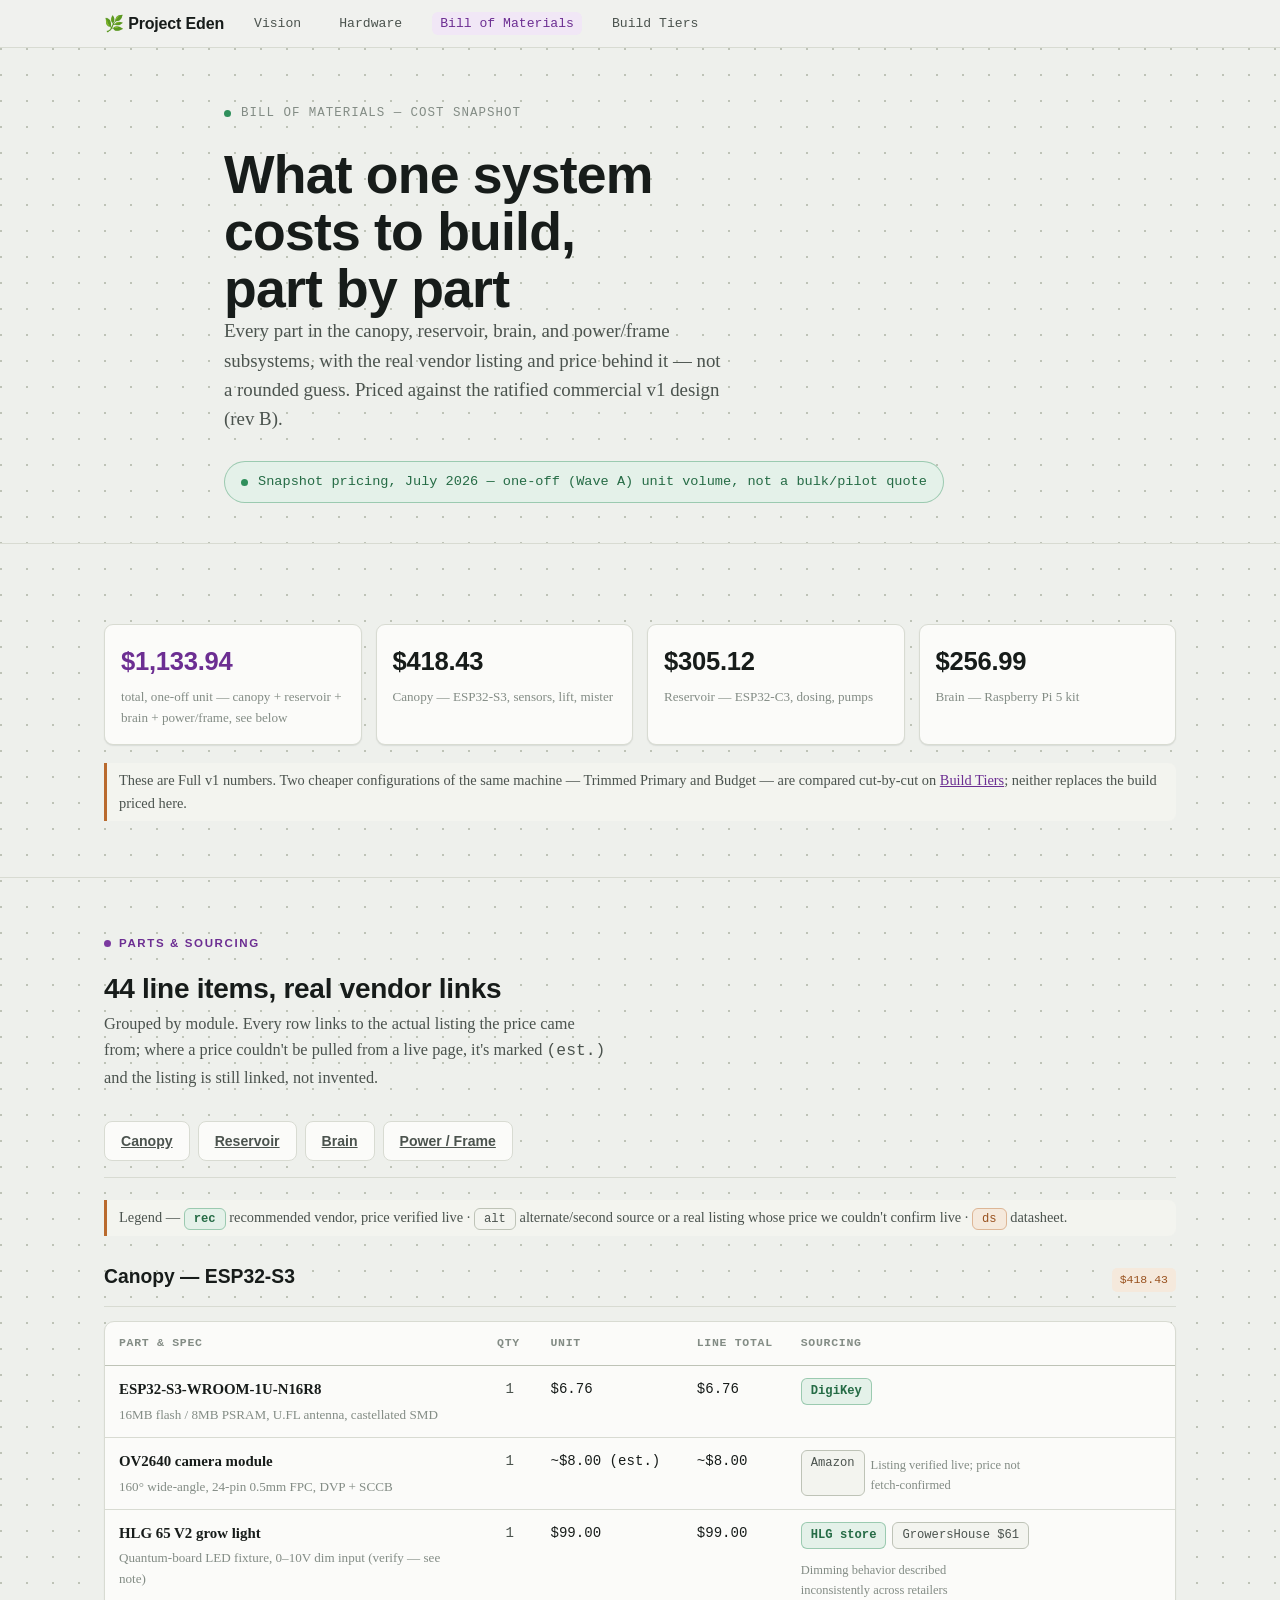
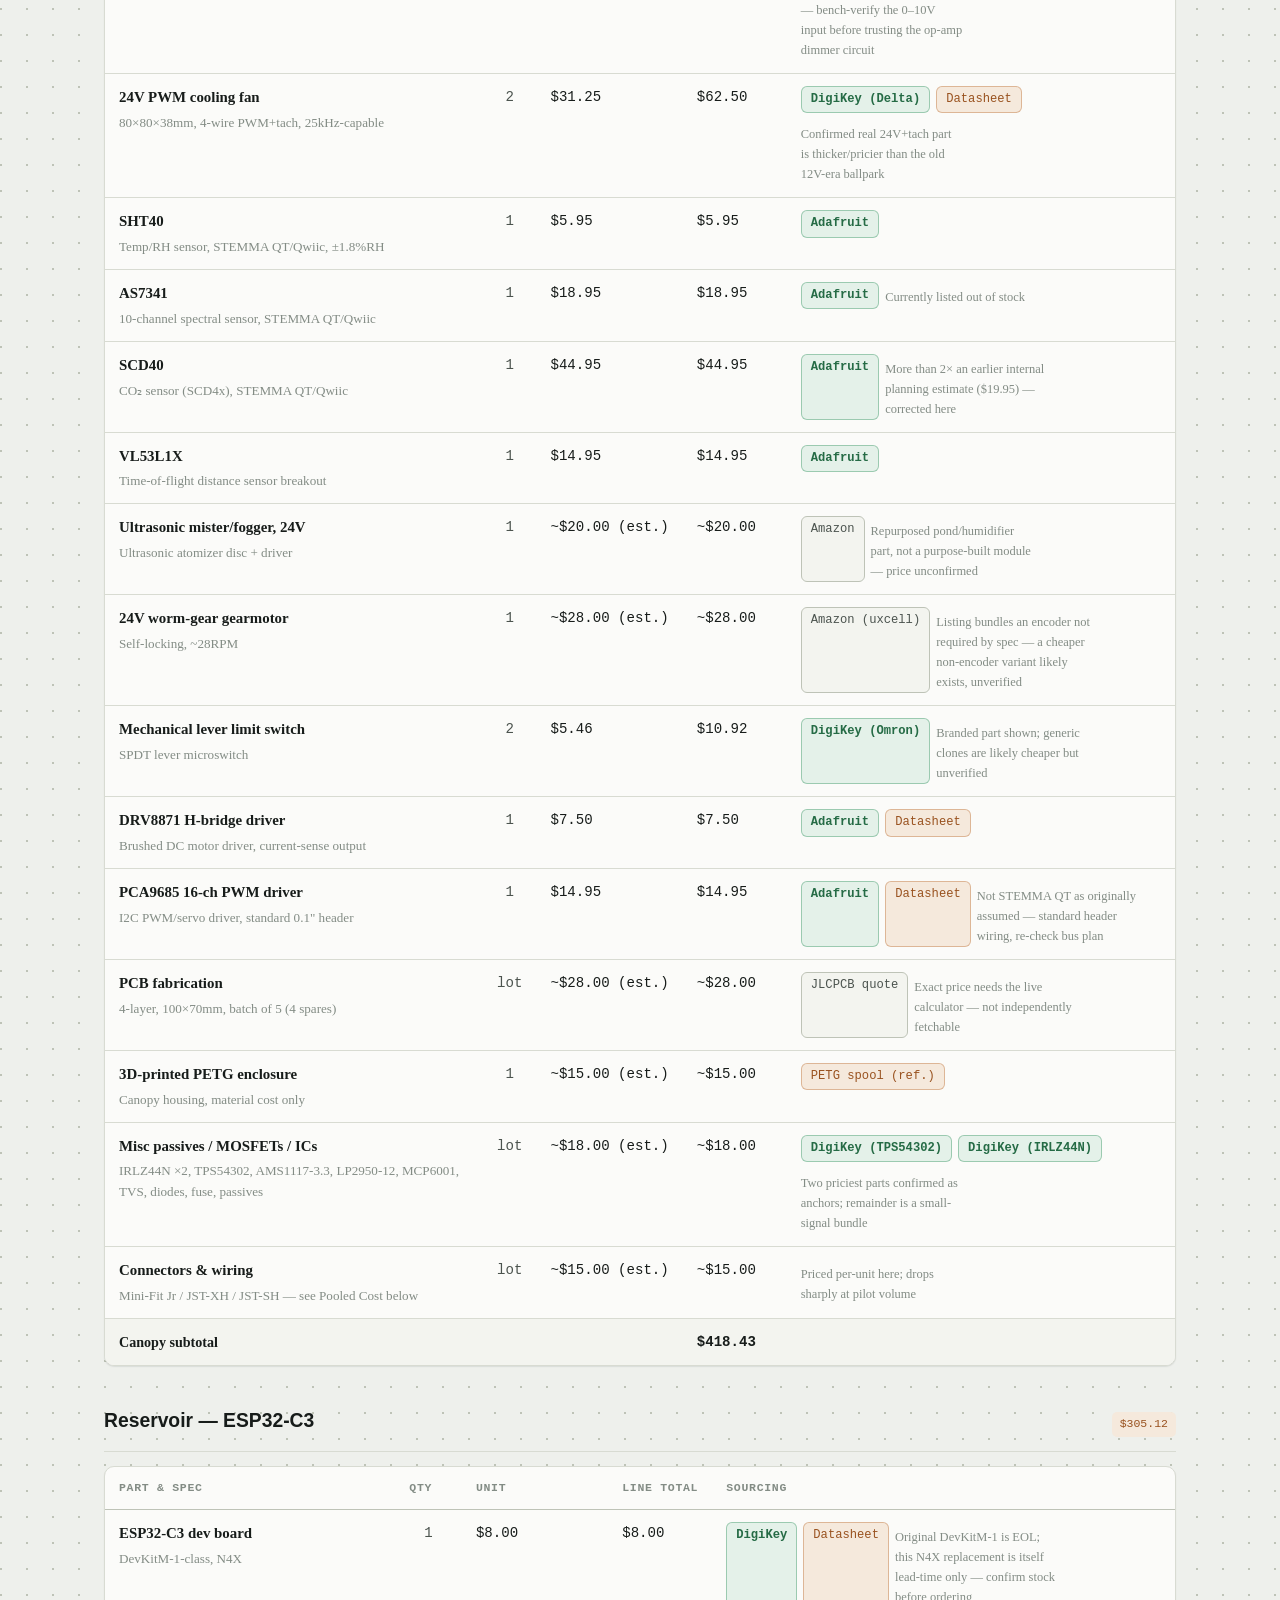
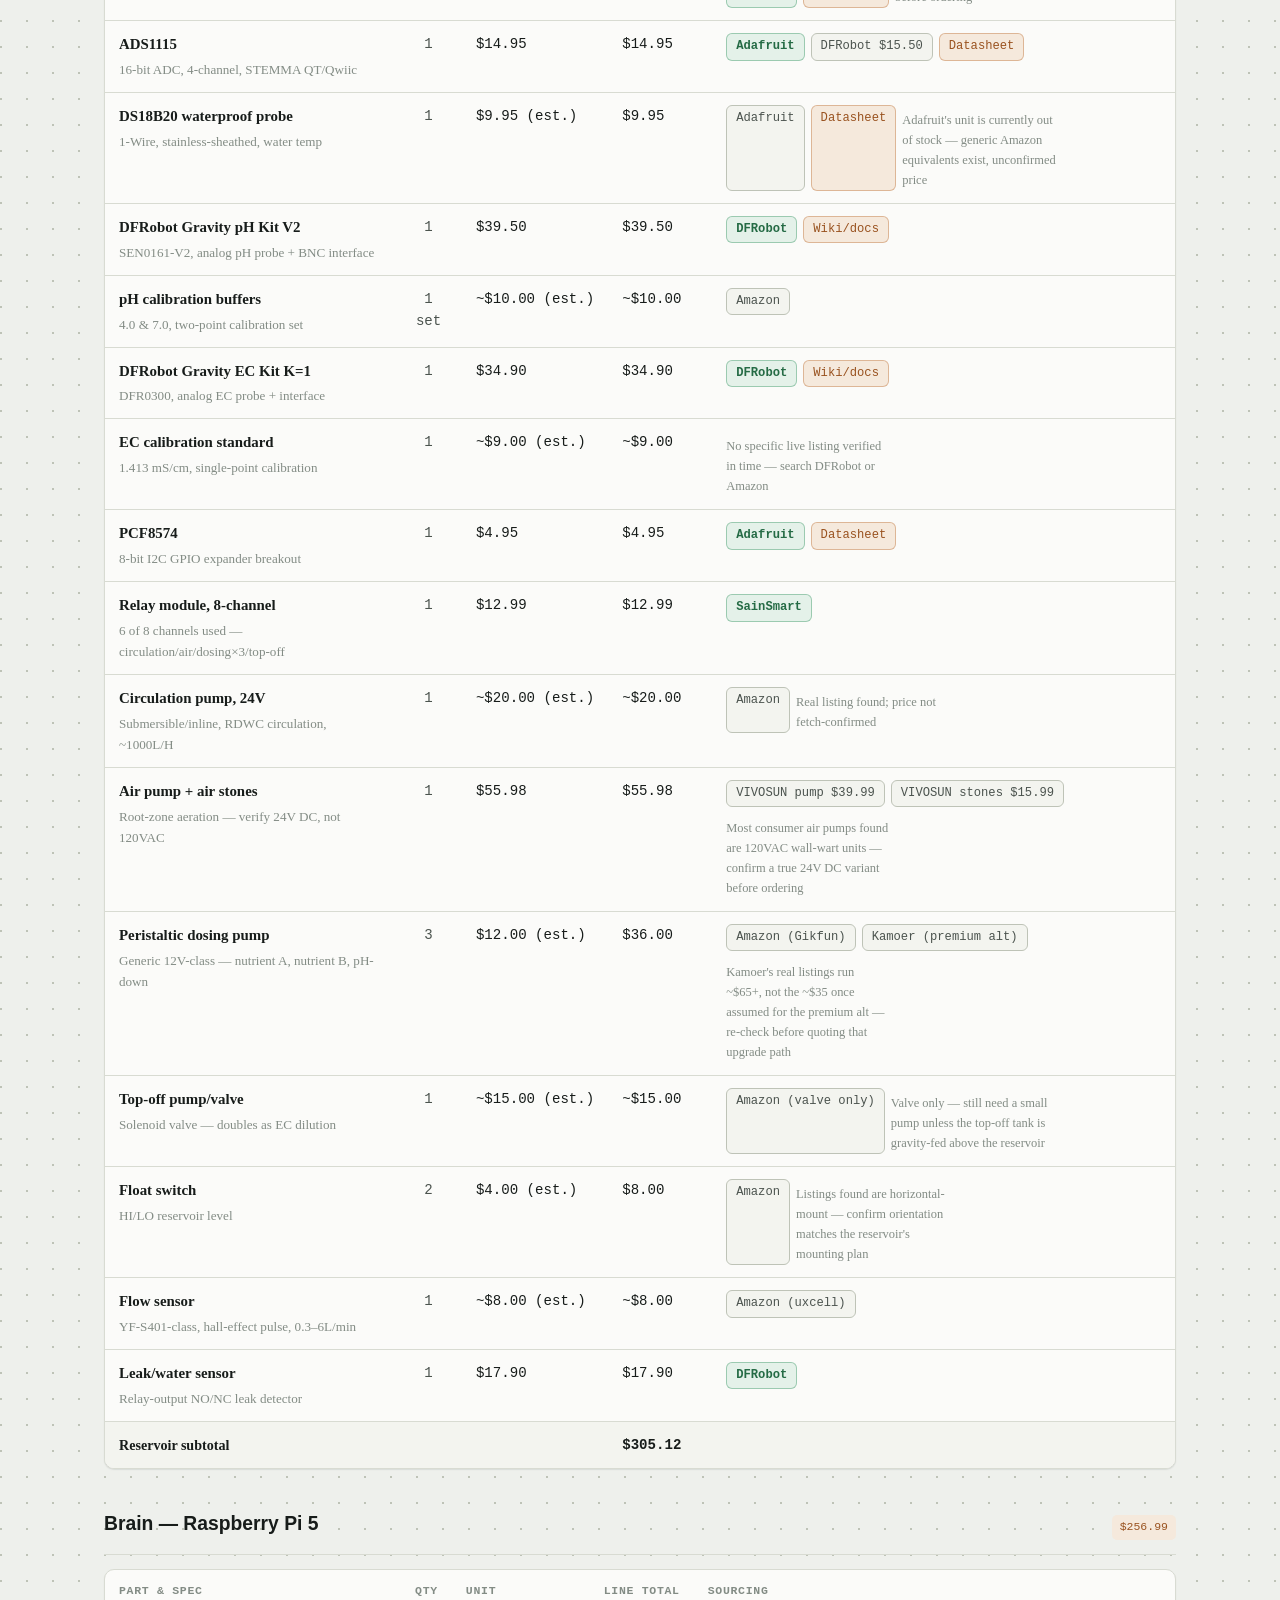
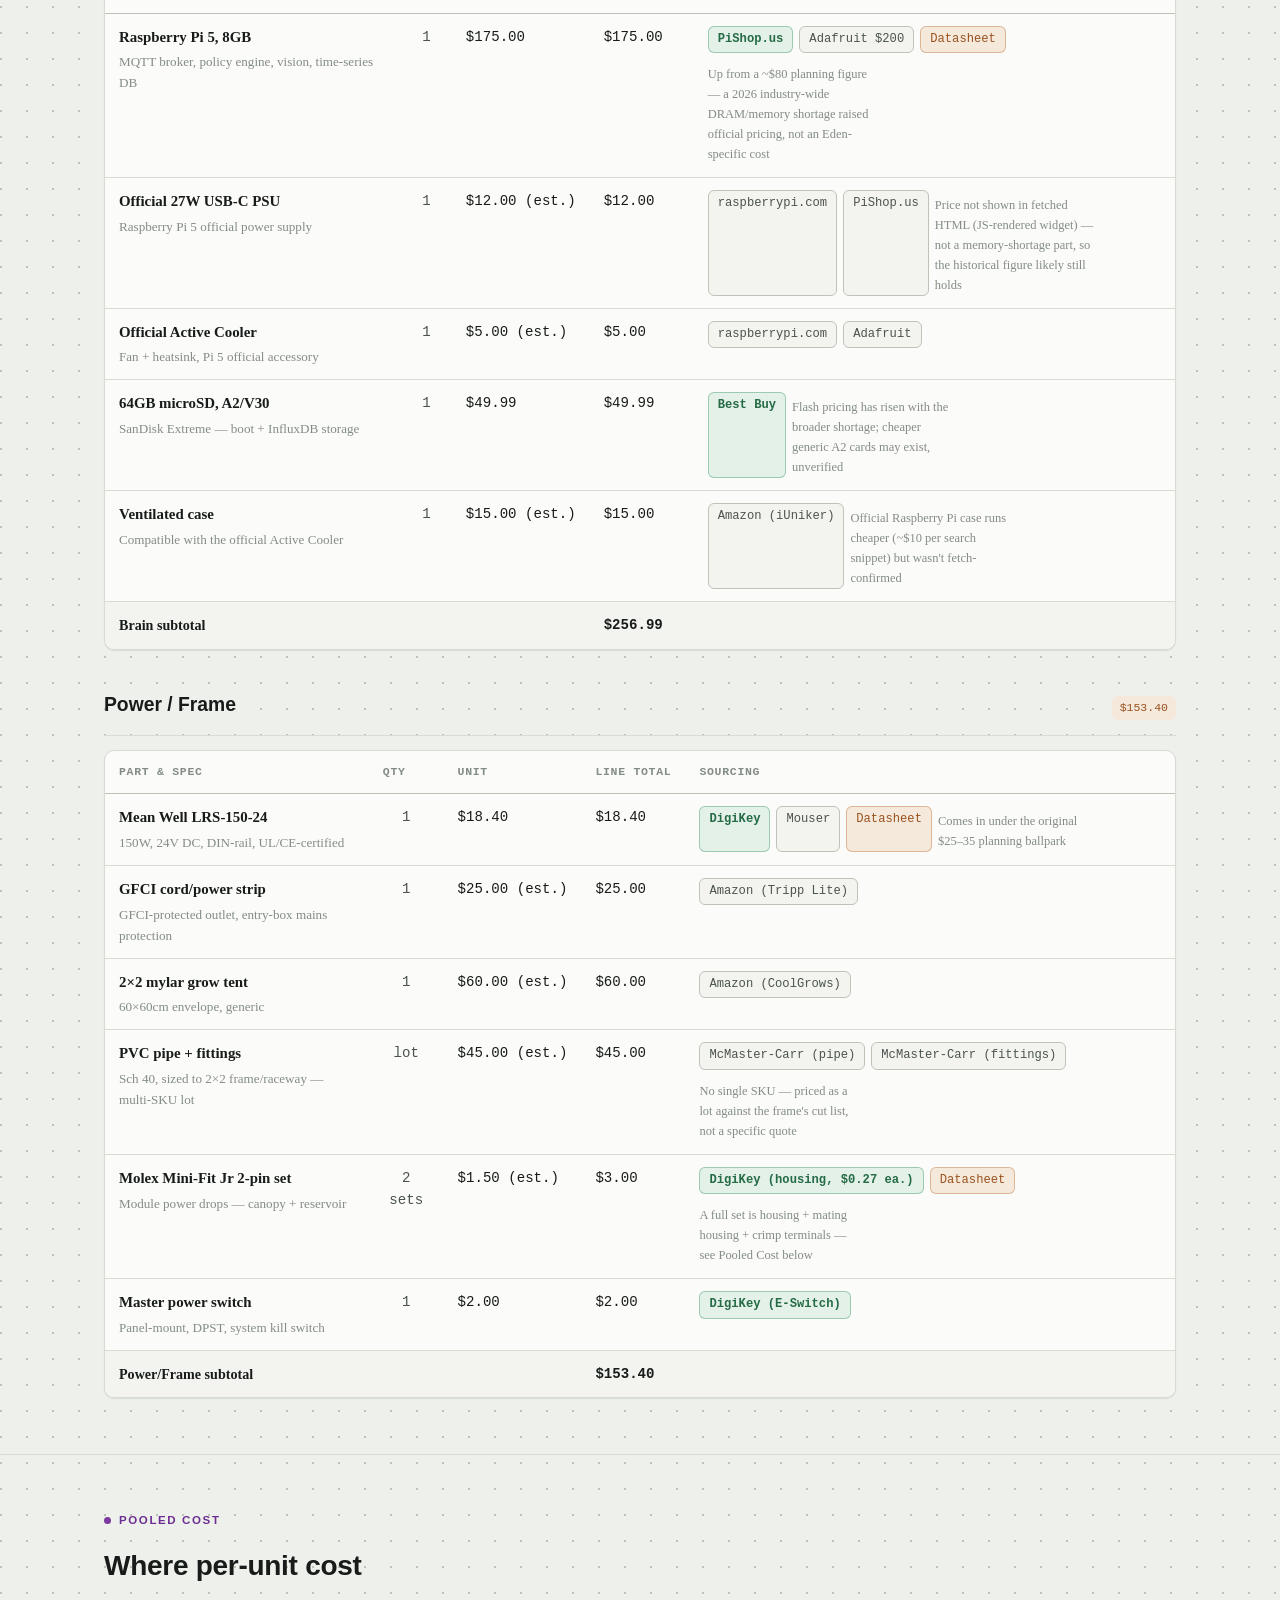
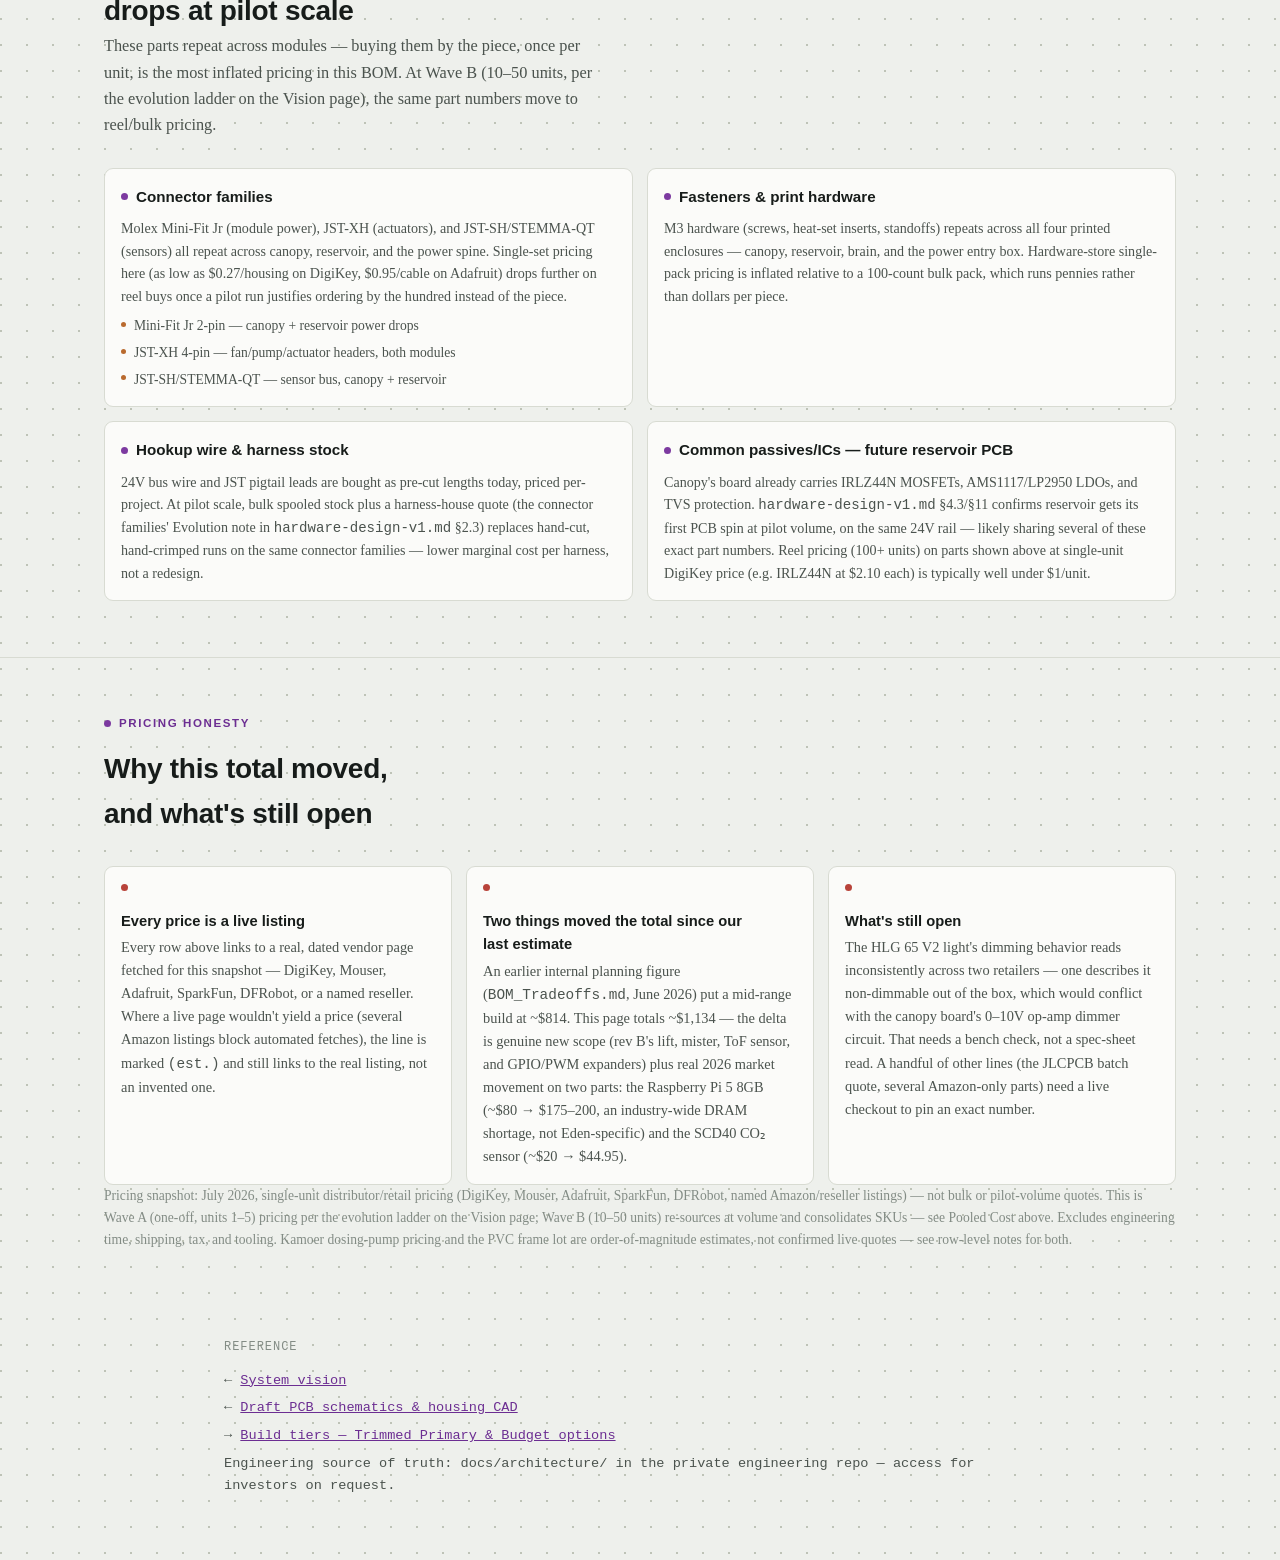
<file: bom.html>
<!DOCTYPE html>
<html lang="en">
<head>
<meta charset="utf-8">
<meta name="viewport" content="width=device-width, initial-scale=1">
<meta name="description" content="Project Eden bill of materials: real vendor links, verified prices, and pooled-cost analysis for the canopy, reservoir, brain, and power/frame modules.">
<title>Project Eden — Bill of Materials</title>
<link rel="icon" href="data:image/svg+xml,<svg xmlns='http://www.w3.org/2000/svg' viewBox='0 0 100 100'><text y='.9em' font-size='90'>🌿</text></svg>">
<link rel="stylesheet" href="assets/site.css">
</head>
<body style="margin:0">
<nav class="site-nav"><div class="shell-wide">
  <a class="brand" href="index.html">🌿 Project Eden</a>
  <a class="navlink" href="index.html">Vision</a>
  <a class="navlink" href="hardware.html">Hardware</a>
  <a class="navlink" href="bom.html" aria-current="page">Bill of Materials</a>
  <a class="navlink" href="tiers.html">Build Tiers</a>
</div></nav>

<div class="eden-page">

  <header class="hero" style="padding:56px 0 40px">
    <div class="shell">
      <div class="hero-eyebrow"><span class="node-dot"></span>BILL OF MATERIALS — COST SNAPSHOT</div>
      <h1>What one system costs to build, part by part</h1>
      <p class="hero-sub">Every part in the canopy, reservoir, brain, and power/frame subsystems, with the real vendor listing and price behind it — not a rounded guess. Priced against the ratified commercial v1 design (rev B).</p>
      <div class="status-pill"><span class="node-dot"></span>Snapshot pricing, July 2026 — one-off (Wave A) unit volume, not a bulk/pilot quote</div>
    </div>
  </header>

  <section class="section">
    <div class="shell-wide">
      <div class="bom-stats">
        <div class="bom-stat accent"><b>$1,133.94</b><span>total, one-off unit — canopy + reservoir + brain + power/frame, see below</span></div>
        <div class="bom-stat"><b>$418.43</b><span>Canopy — ESP32-S3, sensors, lift, mister</span></div>
        <div class="bom-stat"><b>$305.12</b><span>Reservoir — ESP32-C3, dosing, pumps</span></div>
        <div class="bom-stat"><b>$256.99</b><span>Brain — Raspberry Pi 5 kit</span></div>
      </div>
      <p class="dl-note" style="margin-top:18px">These are Full v1 numbers. Two cheaper configurations of the same machine — Trimmed Primary and Budget — are compared cut-by-cut on <a href="tiers.html" style="color:var(--accent)">Build Tiers</a>; neither replaces the build priced here.</p>
    </div>
  </section>

  <section class="section" id="parts">
    <div class="shell-wide">
      <div class="section-head">
        <div class="eyebrow"><span class="node-dot"></span>Parts &amp; Sourcing</div>
        <h2>44 line items, real vendor links</h2>
        <p class="section-dek">Grouped by module. Every row links to the actual listing the price came from; where a price couldn't be pulled from a live page, it's marked <span class="mono">(est.)</span> and the listing is still linked, not invented.</p>
      </div>

      <div class="module-tab-row">
        <a class="module-tab" href="#canopy">Canopy</a>
        <a class="module-tab" href="#reservoir">Reservoir</a>
        <a class="module-tab" href="#brain">Brain</a>
        <a class="module-tab" href="#power-frame">Power / Frame</a>
      </div>

      <p class="dl-note">Legend — <span class="vlink rec">rec</span> recommended vendor, price verified live · <span class="vlink alt">alt</span> alternate/second source or a real listing whose price we couldn't confirm live · <span class="vlink ds">ds</span> datasheet.</p>

      <div class="module-card-head" style="margin-top:26px"><h3 id="canopy">Canopy — ESP32-S3</h3><span class="module-tag">$418.43</span></div>
      <div class="bom-table-wrap">
        <table class="bom">
          <thead><tr><th>Part &amp; spec</th><th>Qty</th><th>Unit</th><th>Line total</th><th>Sourcing</th></tr></thead>
          <tbody>
            <tr>
              <td class="part-cell"><b>ESP32-S3-WROOM-1U-N16R8</b><span class="spec">16MB flash / 8MB PSRAM, U.FL antenna, castellated SMD</span></td>
              <td class="qty">1</td><td class="price">$6.76</td><td class="price">$6.76</td>
              <td><div class="vendor-links">
                <a class="vlink rec" href="https://www.digikey.com/en/products/detail/espressif-systems/ESP32-S3-WROOM-1U-N16R8/16162641">DigiKey</a>
              </div></td>
            </tr>
            <tr>
              <td class="part-cell"><b>OV2640 camera module</b><span class="spec">160° wide-angle, 24-pin 0.5mm FPC, DVP + SCCB</span></td>
              <td class="qty">1</td><td class="price">~$8.00 (est.)</td><td class="price">~$8.00</td>
              <td><div class="vendor-links">
                <a class="vlink alt" href="https://www.amazon.com/OV2640-Camera-Module-Interface-Degree/dp/B09TPZZ3YR">Amazon</a>
                <span class="reason">Listing verified live; price not fetch-confirmed</span>
              </div></td>
            </tr>
            <tr>
              <td class="part-cell"><b>HLG 65 V2 grow light</b><span class="spec">Quantum-board LED fixture, 0–10V dim input (verify — see note)</span></td>
              <td class="qty">1</td><td class="price">$99.00</td><td class="price">$99.00</td>
              <td><div class="vendor-links">
                <a class="vlink rec" href="https://horticulturelightinggroup.com/products/hlg-65">HLG store</a>
                <a class="vlink alt" href="https://growershouse.com/horticulture-lighting-group-65w-quantum-board-hlg65">GrowersHouse $61</a>
                <span class="reason">Dimming behavior described inconsistently across retailers — bench-verify the 0–10V input before trusting the op-amp dimmer circuit</span>
              </div></td>
            </tr>
            <tr>
              <td class="part-cell"><b>24V PWM cooling fan</b><span class="spec">80×80×38mm, 4-wire PWM+tach, 25kHz-capable</span></td>
              <td class="qty">2</td><td class="price">$31.25</td><td class="price">$62.50</td>
              <td><div class="vendor-links">
                <a class="vlink rec" href="https://www.digikey.com/en/products/detail/delta-electronics/PFB0824DHEP0/21556251">DigiKey (Delta)</a>
                <a class="vlink ds" href="https://www.delta-fan.com/pfb0824dhep0.html">Datasheet</a>
                <span class="reason">Confirmed real 24V+tach part is thicker/pricier than the old 12V-era ballpark</span>
              </div></td>
            </tr>
            <tr>
              <td class="part-cell"><b>SHT40</b><span class="spec">Temp/RH sensor, STEMMA QT/Qwiic, ±1.8%RH</span></td>
              <td class="qty">1</td><td class="price">$5.95</td><td class="price">$5.95</td>
              <td><div class="vendor-links"><a class="vlink rec" href="https://www.adafruit.com/product/4885">Adafruit</a></div></td>
            </tr>
            <tr>
              <td class="part-cell"><b>AS7341</b><span class="spec">10-channel spectral sensor, STEMMA QT/Qwiic</span></td>
              <td class="qty">1</td><td class="price">$18.95</td><td class="price">$18.95</td>
              <td><div class="vendor-links">
                <a class="vlink rec" href="https://www.adafruit.com/product/4698">Adafruit</a>
                <span class="reason">Currently listed out of stock</span>
              </div></td>
            </tr>
            <tr>
              <td class="part-cell"><b>SCD40</b><span class="spec">CO₂ sensor (SCD4x), STEMMA QT/Qwiic</span></td>
              <td class="qty">1</td><td class="price">$44.95</td><td class="price">$44.95</td>
              <td><div class="vendor-links">
                <a class="vlink rec" href="https://www.adafruit.com/product/5187">Adafruit</a>
                <span class="reason">More than 2× an earlier internal planning estimate ($19.95) — corrected here</span>
              </div></td>
            </tr>
            <tr>
              <td class="part-cell"><b>VL53L1X</b><span class="spec">Time-of-flight distance sensor breakout</span></td>
              <td class="qty">1</td><td class="price">$14.95</td><td class="price">$14.95</td>
              <td><div class="vendor-links"><a class="vlink rec" href="https://www.adafruit.com/product/3967">Adafruit</a></div></td>
            </tr>
            <tr>
              <td class="part-cell"><b>Ultrasonic mister/fogger, 24V</b><span class="spec">Ultrasonic atomizer disc + driver</span></td>
              <td class="qty">1</td><td class="price">~$20.00 (est.)</td><td class="price">~$20.00</td>
              <td><div class="vendor-links">
                <a class="vlink alt" href="https://www.amazon.com/Wytino-Ultrasonic-Fountain-Atomizer-Humidifier/dp/B07VYP5PLG">Amazon</a>
                <span class="reason">Repurposed pond/humidifier part, not a purpose-built module — price unconfirmed</span>
              </div></td>
            </tr>
            <tr>
              <td class="part-cell"><b>24V worm-gear gearmotor</b><span class="spec">Self-locking, ~28RPM</span></td>
              <td class="qty">1</td><td class="price">~$28.00 (est.)</td><td class="price">~$28.00</td>
              <td><div class="vendor-links">
                <a class="vlink alt" href="https://www.amazon.com/uxcell-50Kg-cm-Self-Locking-Encoder-Reduction/dp/B0788CTS4V">Amazon (uxcell)</a>
                <span class="reason">Listing bundles an encoder not required by spec — a cheaper non-encoder variant likely exists, unverified</span>
              </div></td>
            </tr>
            <tr>
              <td class="part-cell"><b>Mechanical lever limit switch</b><span class="spec">SPDT lever microswitch</span></td>
              <td class="qty">2</td><td class="price">$5.46</td><td class="price">$10.92</td>
              <td><div class="vendor-links">
                <a class="vlink rec" href="https://www.digikey.com/en/products/detail/omron-electronics-inc-emc-div/V-156-1C25/5237043">DigiKey (Omron)</a>
                <span class="reason">Branded part shown; generic clones are likely cheaper but unverified</span>
              </div></td>
            </tr>
            <tr>
              <td class="part-cell"><b>DRV8871 H-bridge driver</b><span class="spec">Brushed DC motor driver, current-sense output</span></td>
              <td class="qty">1</td><td class="price">$7.50</td><td class="price">$7.50</td>
              <td><div class="vendor-links">
                <a class="vlink rec" href="https://www.adafruit.com/product/3190">Adafruit</a>
                <a class="vlink ds" href="https://cdn-learn.adafruit.com/downloads/pdf/adafruit-drv8871-brushed-dc-motor-driver-breakout.pdf">Datasheet</a>
              </div></td>
            </tr>
            <tr>
              <td class="part-cell"><b>PCA9685 16-ch PWM driver</b><span class="spec">I2C PWM/servo driver, standard 0.1" header</span></td>
              <td class="qty">1</td><td class="price">$14.95</td><td class="price">$14.95</td>
              <td><div class="vendor-links">
                <a class="vlink rec" href="https://www.adafruit.com/product/815">Adafruit</a>
                <a class="vlink ds" href="https://cdn-learn.adafruit.com/downloads/pdf/16-channel-pwm-servo-driver.pdf">Datasheet</a>
                <span class="reason">Not STEMMA QT as originally assumed — standard header wiring, re-check bus plan</span>
              </div></td>
            </tr>
            <tr>
              <td class="part-cell"><b>PCB fabrication</b><span class="spec">4-layer, 100×70mm, batch of 5 (4 spares)</span></td>
              <td class="qty">lot</td><td class="price">~$28.00 (est.)</td><td class="price">~$28.00</td>
              <td><div class="vendor-links">
                <a class="vlink alt" href="https://cart.jlcpcb.com/quote">JLCPCB quote</a>
                <span class="reason">Exact price needs the live calculator — not independently fetchable</span>
              </div></td>
            </tr>
            <tr>
              <td class="part-cell"><b>3D-printed PETG enclosure</b><span class="spec">Canopy housing, material cost only</span></td>
              <td class="qty">1</td><td class="price">~$15.00 (est.)</td><td class="price">~$15.00</td>
              <td><div class="vendor-links">
                <a class="vlink ds" href="https://overture3d.com/products/overture-petg">PETG spool (ref.)</a>
              </div></td>
            </tr>
            <tr>
              <td class="part-cell"><b>Misc passives / MOSFETs / ICs</b><span class="spec">IRLZ44N ×2, TPS54302, AMS1117-3.3, LP2950-12, MCP6001, TVS, diodes, fuse, passives</span></td>
              <td class="qty">lot</td><td class="price">~$18.00 (est.)</td><td class="price">~$18.00</td>
              <td><div class="vendor-links">
                <a class="vlink rec" href="https://www.digikey.com/en/products/detail/texas-instruments/TPS54302DDCT/6123254">DigiKey (TPS54302)</a>
                <a class="vlink rec" href="https://www.digikey.com/en/products/detail/infineon-technologies/IRLZ44NSTRLPBF/856858">DigiKey (IRLZ44N)</a>
                <span class="reason">Two priciest parts confirmed as anchors; remainder is a small-signal bundle</span>
              </div></td>
            </tr>
            <tr>
              <td class="part-cell"><b>Connectors &amp; wiring</b><span class="spec">Mini-Fit Jr / JST-XH / JST-SH — see Pooled Cost below</span></td>
              <td class="qty">lot</td><td class="price">~$15.00 (est.)</td><td class="price">~$15.00</td>
              <td><div class="vendor-links">
                <span class="reason">Priced per-unit here; drops sharply at pilot volume</span>
              </div></td>
            </tr>
            <tr class="subtotal"><td>Canopy subtotal</td><td></td><td></td><td class="price">$418.43</td><td></td></tr>
          </tbody>
        </table>
      </div>

      <div class="module-card-head" style="margin-top:40px"><h3 id="reservoir">Reservoir — ESP32-C3</h3><span class="module-tag">$305.12</span></div>
      <div class="bom-table-wrap">
        <table class="bom">
          <thead><tr><th>Part &amp; spec</th><th>Qty</th><th>Unit</th><th>Line total</th><th>Sourcing</th></tr></thead>
          <tbody>
            <tr>
              <td class="part-cell"><b>ESP32-C3 dev board</b><span class="spec">DevKitM-1-class, N4X</span></td>
              <td class="qty">1</td><td class="price">$8.00</td><td class="price">$8.00</td>
              <td><div class="vendor-links">
                <a class="vlink rec" href="https://www.digikey.com/en/products/detail/espressif-systems/ESP32-C3-DEVKITM-1-N4X/25587617">DigiKey</a>
                <a class="vlink ds" href="https://www.espressif.com/sites/default/files/documentation/esp32-c3_datasheet_en.pdf">Datasheet</a>
                <span class="reason">Original DevKitM-1 is EOL; this N4X replacement is itself lead-time only — confirm stock before ordering</span>
              </div></td>
            </tr>
            <tr>
              <td class="part-cell"><b>ADS1115</b><span class="spec">16-bit ADC, 4-channel, STEMMA QT/Qwiic</span></td>
              <td class="qty">1</td><td class="price">$14.95</td><td class="price">$14.95</td>
              <td><div class="vendor-links">
                <a class="vlink rec" href="https://www.adafruit.com/product/1085">Adafruit</a>
                <a class="vlink alt" href="https://www.dfrobot.com/product-1730.html">DFRobot $15.50</a>
                <a class="vlink ds" href="https://www.ti.com/lit/ds/symlink/ads1115.pdf">Datasheet</a>
              </div></td>
            </tr>
            <tr>
              <td class="part-cell"><b>DS18B20 waterproof probe</b><span class="spec">1-Wire, stainless-sheathed, water temp</span></td>
              <td class="qty">1</td><td class="price">$9.95 (est.)</td><td class="price">$9.95</td>
              <td><div class="vendor-links">
                <a class="vlink alt" href="https://www.adafruit.com/product/381">Adafruit</a>
                <a class="vlink ds" href="https://www.analog.com/media/en/technical-documentation/data-sheets/DS18B20.pdf">Datasheet</a>
                <span class="reason">Adafruit's unit is currently out of stock — generic Amazon equivalents exist, unconfirmed price</span>
              </div></td>
            </tr>
            <tr>
              <td class="part-cell"><b>DFRobot Gravity pH Kit V2</b><span class="spec">SEN0161-V2, analog pH probe + BNC interface</span></td>
              <td class="qty">1</td><td class="price">$39.50</td><td class="price">$39.50</td>
              <td><div class="vendor-links">
                <a class="vlink rec" href="https://www.dfrobot.com/product-1782.html">DFRobot</a>
                <a class="vlink ds" href="https://wiki.dfrobot.com/sen0161-v2/">Wiki/docs</a>
              </div></td>
            </tr>
            <tr>
              <td class="part-cell"><b>pH calibration buffers</b><span class="spec">4.0 &amp; 7.0, two-point calibration set</span></td>
              <td class="qty">1 set</td><td class="price">~$10.00 (est.)</td><td class="price">~$10.00</td>
              <td><div class="vendor-links">
                <a class="vlink alt" href="https://www.amazon.com/General-Hydroponics-4-01-Calibration-Solution/dp/B017H73794">Amazon</a>
              </div></td>
            </tr>
            <tr>
              <td class="part-cell"><b>DFRobot Gravity EC Kit K=1</b><span class="spec">DFR0300, analog EC probe + interface</span></td>
              <td class="qty">1</td><td class="price">$34.90</td><td class="price">$34.90</td>
              <td><div class="vendor-links">
                <a class="vlink rec" href="https://www.dfrobot.com/product-1123.html">DFRobot</a>
                <a class="vlink ds" href="https://wiki.dfrobot.com/dfr0300/">Wiki/docs</a>
              </div></td>
            </tr>
            <tr>
              <td class="part-cell"><b>EC calibration standard</b><span class="spec">1.413 mS/cm, single-point calibration</span></td>
              <td class="qty">1</td><td class="price">~$9.00 (est.)</td><td class="price">~$9.00</td>
              <td><div class="vendor-links">
                <span class="reason">No specific live listing verified in time — search DFRobot or Amazon</span>
              </div></td>
            </tr>
            <tr>
              <td class="part-cell"><b>PCF8574</b><span class="spec">8-bit I2C GPIO expander breakout</span></td>
              <td class="qty">1</td><td class="price">$4.95</td><td class="price">$4.95</td>
              <td><div class="vendor-links">
                <a class="vlink rec" href="https://www.adafruit.com/product/5545">Adafruit</a>
                <a class="vlink ds" href="https://www.nxp.com/docs/en/data-sheet/PCF8574_PCF8574A.pdf">Datasheet</a>
              </div></td>
            </tr>
            <tr>
              <td class="part-cell"><b>Relay module, 8-channel</b><span class="spec">6 of 8 channels used — circulation/air/dosing×3/top-off</span></td>
              <td class="qty">1</td><td class="price">$12.99</td><td class="price">$12.99</td>
              <td><div class="vendor-links">
                <a class="vlink rec" href="https://www.sainsmart.com/products/8-channel-5v-relay-module">SainSmart</a>
              </div></td>
            </tr>
            <tr>
              <td class="part-cell"><b>Circulation pump, 24V</b><span class="spec">Submersible/inline, RDWC circulation, ~1000L/H</span></td>
              <td class="qty">1</td><td class="price">~$20.00 (est.)</td><td class="price">~$20.00</td>
              <td><div class="vendor-links">
                <a class="vlink alt" href="https://www.amazon.com/Small-Aquarium-Circulation-Brushless-Submersible/dp/B07CCH97HH">Amazon</a>
                <span class="reason">Real listing found; price not fetch-confirmed</span>
              </div></td>
            </tr>
            <tr>
              <td class="part-cell"><b>Air pump + air stones</b><span class="spec">Root-zone aeration — verify 24V DC, not 120VAC</span></td>
              <td class="qty">1</td><td class="price">$55.98</td><td class="price">$55.98</td>
              <td><div class="vendor-links">
                <a class="vlink alt" href="https://vivosun.com/en-US/Air_Pump-c713">VIVOSUN pump $39.99</a>
                <a class="vlink alt" href="https://www.amazon.com/VIVOSUN-Stone-Cylinder-Aquarium-Hydroponics/dp/B01MV5C1I4">VIVOSUN stones $15.99</a>
                <span class="reason">Most consumer air pumps found are 120VAC wall-wart units — confirm a true 24V DC variant before ordering</span>
              </div></td>
            </tr>
            <tr>
              <td class="part-cell"><b>Peristaltic dosing pump</b><span class="spec">Generic 12V-class — nutrient A, nutrient B, pH-down</span></td>
              <td class="qty">3</td><td class="price">$12.00 (est.)</td><td class="price">$36.00</td>
              <td><div class="vendor-links">
                <a class="vlink alt" href="https://www.amazon.com/Gikfun-Peristaltic-Connector-Aquarium-Analytic/dp/B01IUVHB8E">Amazon (Gikfun)</a>
                <a class="vlink alt" href="https://kamoer.com/us/product/detail.html?id=8004">Kamoer (premium alt)</a>
                <span class="reason">Kamoer's real listings run ~$65+, not the ~$35 once assumed for the premium alt — re-check before quoting that upgrade path</span>
              </div></td>
            </tr>
            <tr>
              <td class="part-cell"><b>Top-off pump/valve</b><span class="spec">Solenoid valve — doubles as EC dilution</span></td>
              <td class="qty">1</td><td class="price">~$15.00 (est.)</td><td class="price">~$15.00</td>
              <td><div class="vendor-links">
                <a class="vlink alt" href="https://www.amazon.com/Electric-Solenoid-Normally-Closed-U-S/dp/B01N0Q4QYI">Amazon (valve only)</a>
                <span class="reason">Valve only — still need a small pump unless the top-off tank is gravity-fed above the reservoir</span>
              </div></td>
            </tr>
            <tr>
              <td class="part-cell"><b>Float switch</b><span class="spec">HI/LO reservoir level</span></td>
              <td class="qty">2</td><td class="price">$4.00 (est.)</td><td class="price">$8.00</td>
              <td><div class="vendor-links">
                <a class="vlink alt" href="https://www.amazon.com/Copapa-Horizontal-Liquid-Switch-Sensor/dp/B00AKW29U2">Amazon</a>
                <span class="reason">Listings found are horizontal-mount — confirm orientation matches the reservoir's mounting plan</span>
              </div></td>
            </tr>
            <tr>
              <td class="part-cell"><b>Flow sensor</b><span class="spec">YF-S401-class, hall-effect pulse, 0.3–6L/min</span></td>
              <td class="qty">1</td><td class="price">~$8.00 (est.)</td><td class="price">~$8.00</td>
              <td><div class="vendor-links">
                <a class="vlink alt" href="https://www.amazon.com/uxcell-Effect-Flowmeter-Counter-YF-S401/dp/B07WDCTY7D">Amazon (uxcell)</a>
              </div></td>
            </tr>
            <tr>
              <td class="part-cell"><b>Leak/water sensor</b><span class="spec">Relay-output NO/NC leak detector</span></td>
              <td class="qty">1</td><td class="price">$17.90</td><td class="price">$17.90</td>
              <td><div class="vendor-links">
                <a class="vlink rec" href="https://www.dfrobot.com/product-2316.html">DFRobot</a>
              </div></td>
            </tr>
            <tr class="subtotal"><td>Reservoir subtotal</td><td></td><td></td><td class="price">$305.12</td><td></td></tr>
          </tbody>
        </table>
      </div>

      <div class="module-card-head" style="margin-top:40px"><h3 id="brain">Brain — Raspberry Pi 5</h3><span class="module-tag">$256.99</span></div>
      <div class="bom-table-wrap">
        <table class="bom">
          <thead><tr><th>Part &amp; spec</th><th>Qty</th><th>Unit</th><th>Line total</th><th>Sourcing</th></tr></thead>
          <tbody>
            <tr>
              <td class="part-cell"><b>Raspberry Pi 5, 8GB</b><span class="spec">MQTT broker, policy engine, vision, time-series DB</span></td>
              <td class="qty">1</td><td class="price">$175.00</td><td class="price">$175.00</td>
              <td><div class="vendor-links">
                <a class="vlink rec" href="https://www.pishop.us/product/raspberry-pi-5-8gb/">PiShop.us</a>
                <a class="vlink alt" href="https://www.adafruit.com/product/5813">Adafruit $200</a>
                <a class="vlink ds" href="https://datasheets.raspberrypi.com/rpi5/raspberry-pi-5-product-brief.pdf">Datasheet</a>
                <span class="reason">Up from a ~$80 planning figure — a 2026 industry-wide DRAM/memory shortage raised official pricing, not an Eden-specific cost</span>
              </div></td>
            </tr>
            <tr>
              <td class="part-cell"><b>Official 27W USB-C PSU</b><span class="spec">Raspberry Pi 5 official power supply</span></td>
              <td class="qty">1</td><td class="price">$12.00 (est.)</td><td class="price">$12.00</td>
              <td><div class="vendor-links">
                <a class="vlink alt" href="https://www.raspberrypi.com/products/27w-power-supply/">raspberrypi.com</a>
                <a class="vlink alt" href="https://www.pishop.us/product/raspberry-pi-27w-usb-c-power-supply-black-us/">PiShop.us</a>
                <span class="reason">Price not shown in fetched HTML (JS-rendered widget) — not a memory-shortage part, so the historical figure likely still holds</span>
              </div></td>
            </tr>
            <tr>
              <td class="part-cell"><b>Official Active Cooler</b><span class="spec">Fan + heatsink, Pi 5 official accessory</span></td>
              <td class="qty">1</td><td class="price">$5.00 (est.)</td><td class="price">$5.00</td>
              <td><div class="vendor-links">
                <a class="vlink alt" href="https://www.raspberrypi.com/products/active-cooler/">raspberrypi.com</a>
                <a class="vlink alt" href="https://www.adafruit.com/product/5815">Adafruit</a>
              </div></td>
            </tr>
            <tr>
              <td class="part-cell"><b>64GB microSD, A2/V30</b><span class="spec">SanDisk Extreme — boot + InfluxDB storage</span></td>
              <td class="qty">1</td><td class="price">$49.99</td><td class="price">$49.99</td>
              <td><div class="vendor-links">
                <a class="vlink rec" href="https://www.bestbuy.com/product/sandisk-extreme-64-gb-class-10-uhs-i-u3-v30-microsdxc-160-mb-s-read-60-mb-s-write-lifetime-warranty/JXJ62C6YPX">Best Buy</a>
                <span class="reason">Flash pricing has risen with the broader shortage; cheaper generic A2 cards may exist, unverified</span>
              </div></td>
            </tr>
            <tr>
              <td class="part-cell"><b>Ventilated case</b><span class="spec">Compatible with the official Active Cooler</span></td>
              <td class="qty">1</td><td class="price">$15.00 (est.)</td><td class="price">$15.00</td>
              <td><div class="vendor-links">
                <a class="vlink alt" href="https://www.amazon.com/iUniker-Raspberry-Supports-Active-Cooler/dp/B0DJS9TGHT">Amazon (iUniker)</a>
                <span class="reason">Official Raspberry Pi case runs cheaper (~$10 per search snippet) but wasn't fetch-confirmed</span>
              </div></td>
            </tr>
            <tr class="subtotal"><td>Brain subtotal</td><td></td><td></td><td class="price">$256.99</td><td></td></tr>
          </tbody>
        </table>
      </div>

      <div class="module-card-head" style="margin-top:40px"><h3 id="power-frame">Power / Frame</h3><span class="module-tag">$153.40</span></div>
      <div class="bom-table-wrap">
        <table class="bom">
          <thead><tr><th>Part &amp; spec</th><th>Qty</th><th>Unit</th><th>Line total</th><th>Sourcing</th></tr></thead>
          <tbody>
            <tr>
              <td class="part-cell"><b>Mean Well LRS-150-24</b><span class="spec">150W, 24V DC, DIN-rail, UL/CE-certified</span></td>
              <td class="qty">1</td><td class="price">$18.40</td><td class="price">$18.40</td>
              <td><div class="vendor-links">
                <a class="vlink rec" href="https://www.digikey.com/en/products/detail/mean-well-usa-inc/LRS-150-24/7705015">DigiKey</a>
                <a class="vlink alt" href="https://www.mouser.com/ProductDetail/MEAN-WELL/LRS-150-24">Mouser</a>
                <a class="vlink ds" href="https://www.meanwell.com/webapp/product/search.aspx?prod=LRS-150">Datasheet</a>
                <span class="reason">Comes in under the original $25–35 planning ballpark</span>
              </div></td>
            </tr>
            <tr>
              <td class="part-cell"><b>GFCI cord/power strip</b><span class="spec">GFCI-protected outlet, entry-box mains protection</span></td>
              <td class="qty">1</td><td class="price">$25.00 (est.)</td><td class="price">$25.00</td>
              <td><div class="vendor-links">
                <a class="vlink alt" href="https://www.amazon.com/Tripp-Lite-Outlet-Safety-TLM825GF/dp/B000WJEUX2">Amazon (Tripp Lite)</a>
              </div></td>
            </tr>
            <tr>
              <td class="part-cell"><b>2×2 mylar grow tent</b><span class="spec">60×60cm envelope, generic</span></td>
              <td class="qty">1</td><td class="price">$60.00 (est.)</td><td class="price">$60.00</td>
              <td><div class="vendor-links">
                <a class="vlink alt" href="https://www.amazon.com/CoolGrows-2x2x4-Small-Indoor-Hydroponics/dp/B01GCHXUVU">Amazon (CoolGrows)</a>
              </div></td>
            </tr>
            <tr>
              <td class="part-cell"><b>PVC pipe + fittings</b><span class="spec">Sch 40, sized to 2×2 frame/raceway — multi-SKU lot</span></td>
              <td class="qty">lot</td><td class="price">$45.00 (est.)</td><td class="price">$45.00</td>
              <td><div class="vendor-links">
                <a class="vlink alt" href="https://www.mcmaster.com/products/pvc-(schedule-40)-pipe">McMaster-Carr (pipe)</a>
                <a class="vlink alt" href="https://www.mcmaster.com/products/pipe-fittings/material~plastic-1/material~pvc/pipe-schedule~40/">McMaster-Carr (fittings)</a>
                <span class="reason">No single SKU — priced as a lot against the frame's cut list, not a specific quote</span>
              </div></td>
            </tr>
            <tr>
              <td class="part-cell"><b>Molex Mini-Fit Jr 2-pin set</b><span class="spec">Module power drops — canopy + reservoir</span></td>
              <td class="qty">2 sets</td><td class="price">$1.50 (est.)</td><td class="price">$3.00</td>
              <td><div class="vendor-links">
                <a class="vlink rec" href="https://www.digikey.com/en/products/detail/molex/39-01-2020/61315">DigiKey (housing, $0.27 ea.)</a>
                <a class="vlink ds" href="https://www.molex.com/en-us/products/part-detail/39012020">Datasheet</a>
                <span class="reason">A full set is housing + mating housing + crimp terminals — see Pooled Cost below</span>
              </div></td>
            </tr>
            <tr>
              <td class="part-cell"><b>Master power switch</b><span class="spec">Panel-mount, DPST, system kill switch</span></td>
              <td class="qty">1</td><td class="price">$2.00</td><td class="price">$2.00</td>
              <td><div class="vendor-links">
                <a class="vlink rec" href="https://www.digikey.com/en/products/detail/e-switch/RRA12C1100/2116246">DigiKey (E-Switch)</a>
              </div></td>
            </tr>
            <tr class="subtotal"><td>Power/Frame subtotal</td><td></td><td></td><td class="price">$153.40</td><td></td></tr>
          </tbody>
        </table>
      </div>
    </div>
  </section>

  <section class="section">
    <div class="shell-wide">
      <div class="section-head">
        <div class="eyebrow"><span class="node-dot"></span>Pooled Cost</div>
        <h2>Where per-unit cost drops at pilot scale</h2>
        <p class="section-dek">These parts repeat across modules — buying them by the piece, once per unit, is the most inflated pricing in this BOM. At Wave B (10–50 units, per the evolution ladder on the Vision page), the same part numbers move to reel/bulk pricing.</p>
      </div>
      <div class="overlap-grid">
        <div class="overlap-card">
          <h4><span class="node-dot"></span>Connector families</h4>
          <p>Molex Mini-Fit Jr (module power), JST-XH (actuators), and JST-SH/STEMMA-QT (sensors) all repeat across canopy, reservoir, and the power spine. Single-set pricing here (as low as $0.27/housing on DigiKey, $0.95/cable on Adafruit) drops further on reel buys once a pilot run justifies ordering by the hundred instead of the piece.</p>
          <ul>
            <li>Mini-Fit Jr 2-pin — canopy + reservoir power drops</li>
            <li>JST-XH 4-pin — fan/pump/actuator headers, both modules</li>
            <li>JST-SH/STEMMA-QT — sensor bus, canopy + reservoir</li>
          </ul>
        </div>
        <div class="overlap-card">
          <h4><span class="node-dot"></span>Fasteners &amp; print hardware</h4>
          <p>M3 hardware (screws, heat-set inserts, standoffs) repeats across all four printed enclosures — canopy, reservoir, brain, and the power entry box. Hardware-store single-pack pricing is inflated relative to a 100-count bulk pack, which runs pennies rather than dollars per piece.</p>
        </div>
        <div class="overlap-card">
          <h4><span class="node-dot"></span>Hookup wire &amp; harness stock</h4>
          <p>24V bus wire and JST pigtail leads are bought as pre-cut lengths today, priced per-project. At pilot scale, bulk spooled stock plus a harness-house quote (the connector families' Evolution note in <span class="mono">hardware-design-v1.md</span> §2.3) replaces hand-cut, hand-crimped runs on the same connector families — lower marginal cost per harness, not a redesign.</p>
        </div>
        <div class="overlap-card">
          <h4><span class="node-dot"></span>Common passives/ICs — future reservoir PCB</h4>
          <p>Canopy's board already carries IRLZ44N MOSFETs, AMS1117/LP2950 LDOs, and TVS protection. <span class="mono">hardware-design-v1.md</span> §4.3/§11 confirms reservoir gets its first PCB spin at pilot volume, on the same 24V rail — likely sharing several of these exact part numbers. Reel pricing (100+ units) on parts shown above at single-unit DigiKey price (e.g. IRLZ44N at $2.10 each) is typically well under $1/unit.</p>
        </div>
      </div>
    </div>
  </section>

  <section class="section">
    <div class="shell-wide">
      <div class="section-head">
        <div class="eyebrow"><span class="node-dot"></span>Pricing Honesty</div>
        <h2>Why this total moved, and what's still open</h2>
      </div>
      <div class="safety-grid">
        <div class="safety-card"><span class="node-dot"></span><p><b>Every price is a live listing</b>Every row above links to a real, dated vendor page fetched for this snapshot — DigiKey, Mouser, Adafruit, SparkFun, DFRobot, or a named reseller. Where a live page wouldn't yield a price (several Amazon listings block automated fetches), the line is marked <span class="mono">(est.)</span> and still links to the real listing, not an invented one.</p></div>
        <div class="safety-card"><span class="node-dot"></span><p><b>Two things moved the total since our last estimate</b>An earlier internal planning figure (<span class="mono">BOM_Tradeoffs.md</span>, June 2026) put a mid-range build at ~$814. This page totals ~$1,134 — the delta is genuine new scope (rev B's lift, mister, ToF sensor, and GPIO/PWM expanders) plus real 2026 market movement on two parts: the Raspberry Pi 5 8GB (~$80 → $175–200, an industry-wide DRAM shortage, not Eden-specific) and the SCD40 CO₂ sensor (~$20 → $44.95).</p></div>
        <div class="safety-card"><span class="node-dot"></span><p><b>What's still open</b>The HLG 65 V2 light's dimming behavior reads inconsistently across two retailers — one describes it non-dimmable out of the box, which would conflict with the canopy board's 0–10V op-amp dimmer circuit. That needs a bench check, not a spec-sheet read. A handful of other lines (the JLCPCB batch quote, several Amazon-only parts) need a live checkout to pin an exact number.</p></div>
      </div>
      <p class="assump">Pricing snapshot: July 2026, single-unit distributor/retail pricing (DigiKey, Mouser, Adafruit, SparkFun, DFRobot, named Amazon/reseller listings) — not bulk or pilot-volume quotes. This is Wave A (one-off, units 1–5) pricing per the evolution ladder on the Vision page; Wave B (10–50 units) re-sources at volume and consolidates SKUs — see Pooled Cost above. Excludes engineering time, shipping, tax, and tooling. Kamoer dosing-pump pricing and the PVC frame lot are order-of-magnitude estimates, not confirmed live quotes — see row-level notes for both.</p>
    </div>
  </section>

  <footer class="eden-footer">
    <div class="shell">
      <div class="eden-footer-label">Reference</div>
      <div class="doc-list">
        <span class="mono">← <a href="index.html" style="color:var(--accent)">System vision</a></span>
        <span class="mono">← <a href="hardware.html" style="color:var(--accent)">Draft PCB schematics &amp; housing CAD</a></span>
        <span class="mono">→ <a href="tiers.html" style="color:var(--accent)">Build tiers — Trimmed Primary &amp; Budget options</a></span>
        <span class="mono">Engineering source of truth: docs/architecture/ in the private engineering repo — access for investors on request.</span>
      </div>
    </div>
  </footer>

</div>
</body>
</html>
</file>
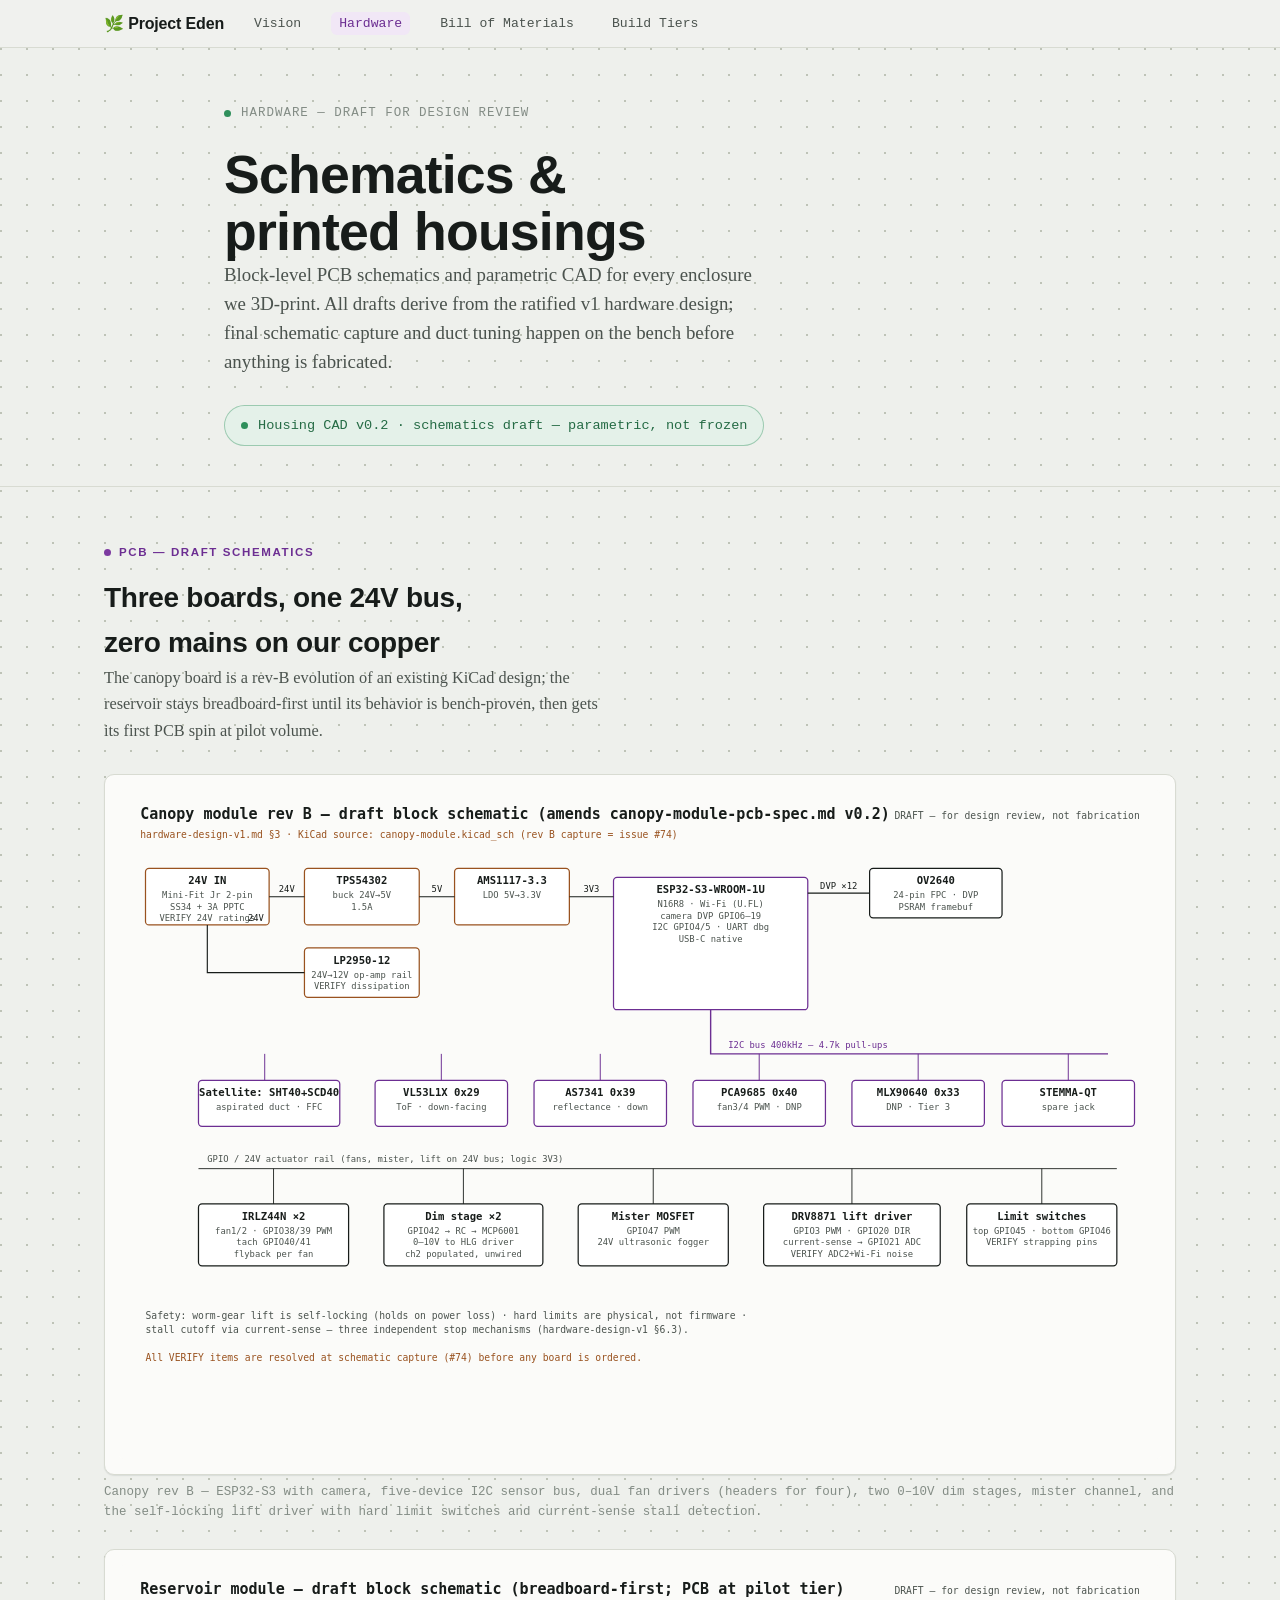
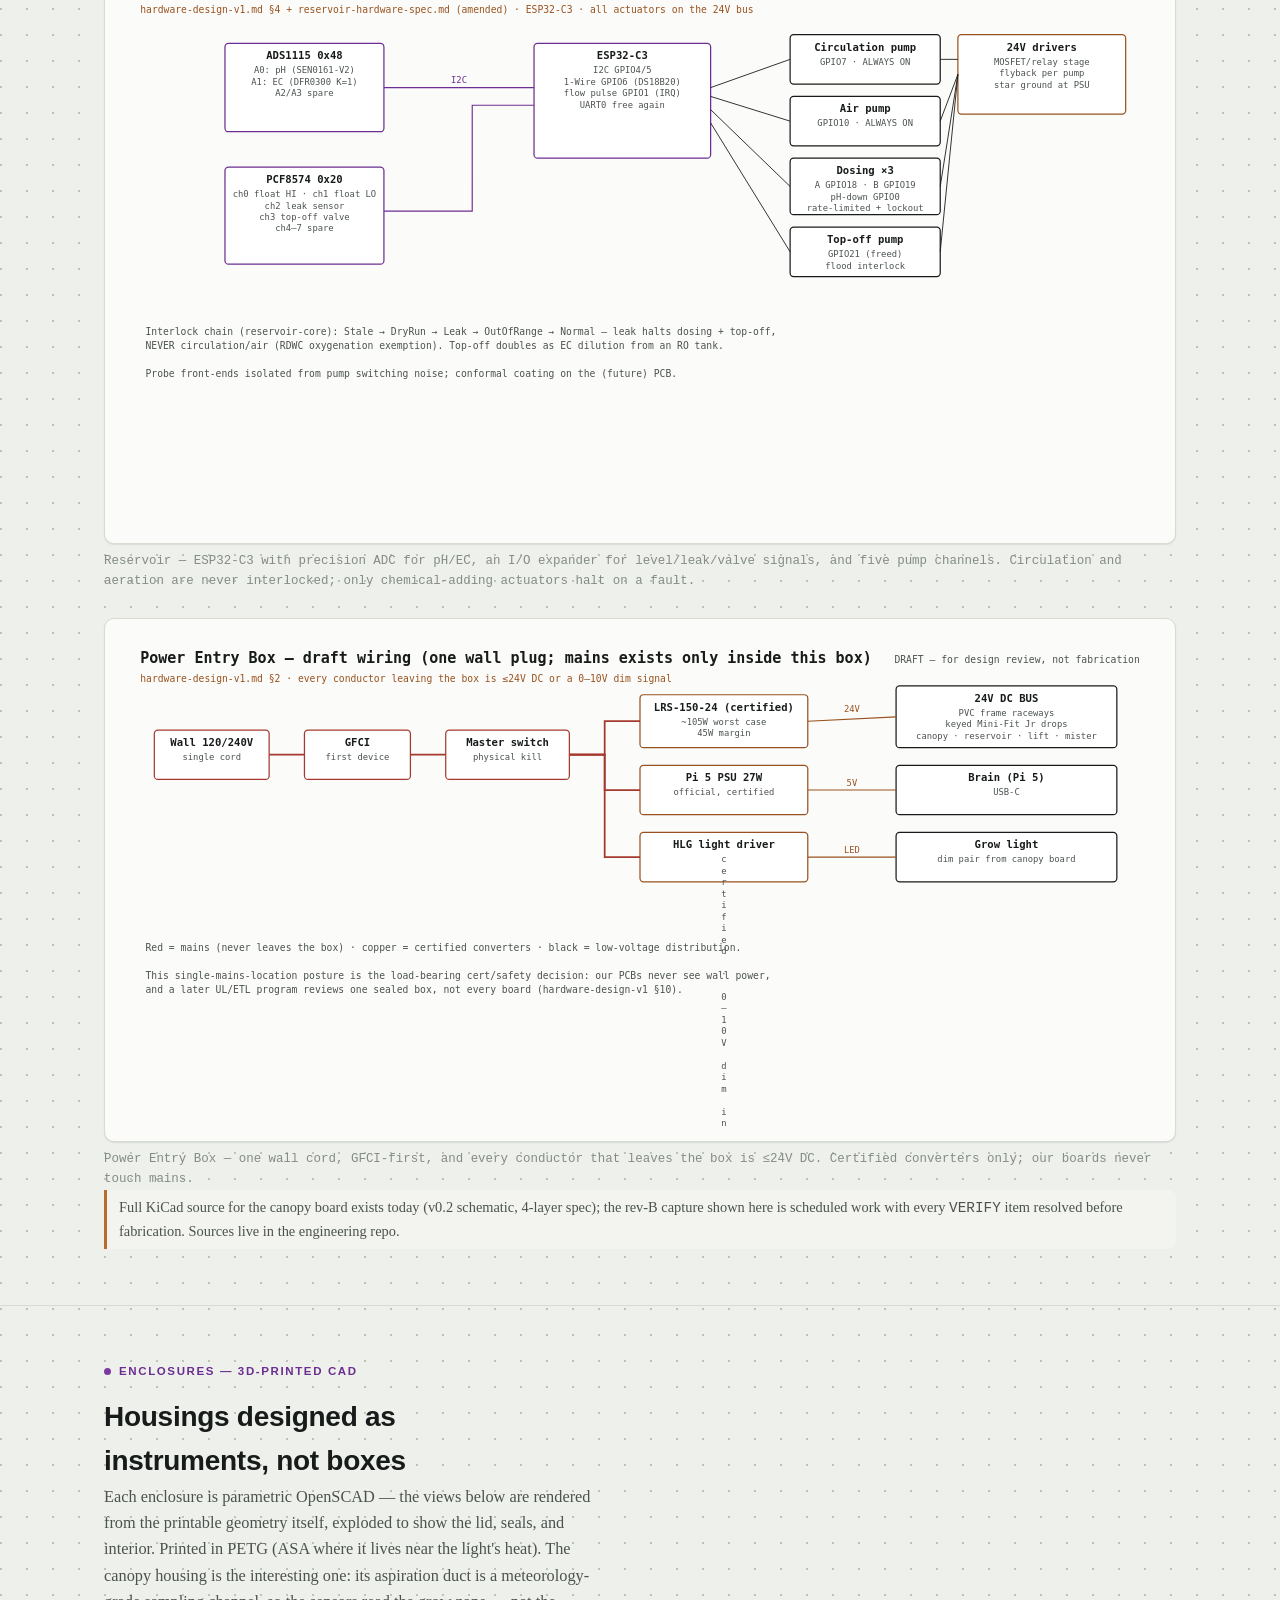
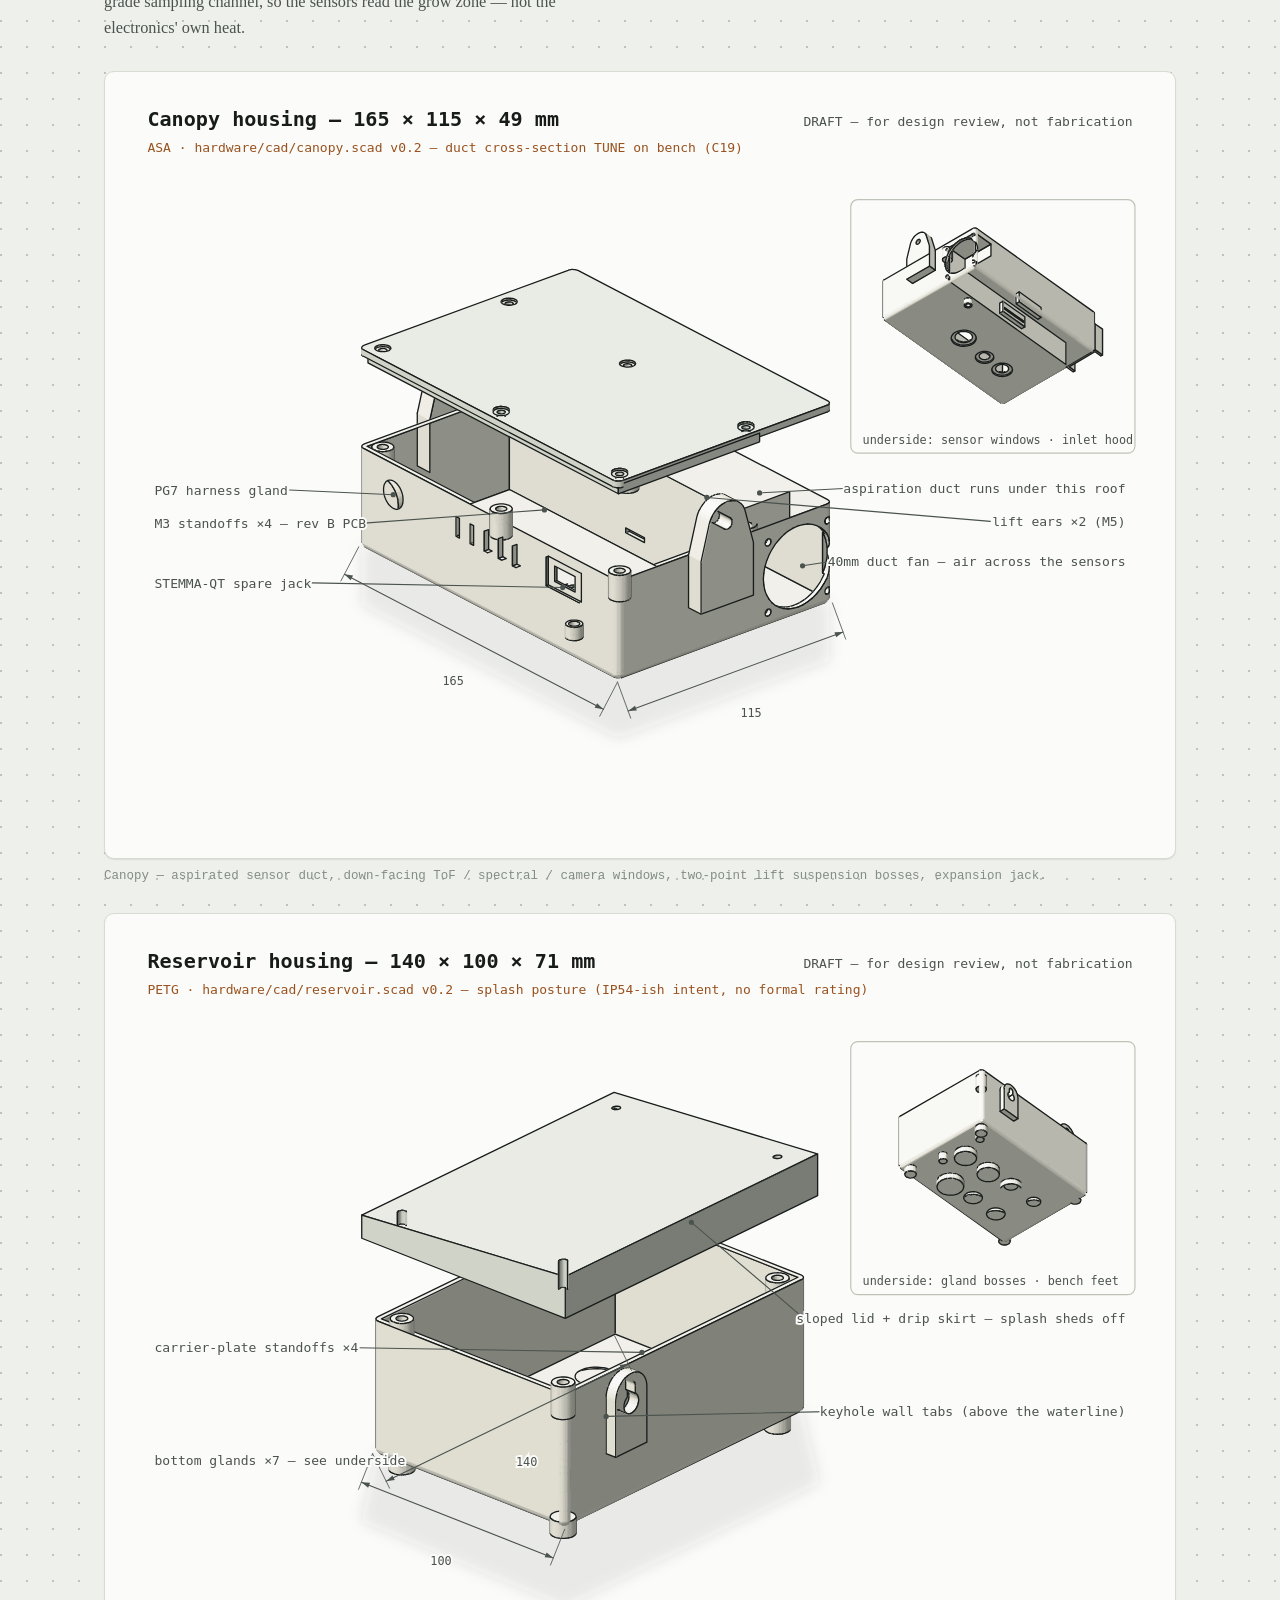
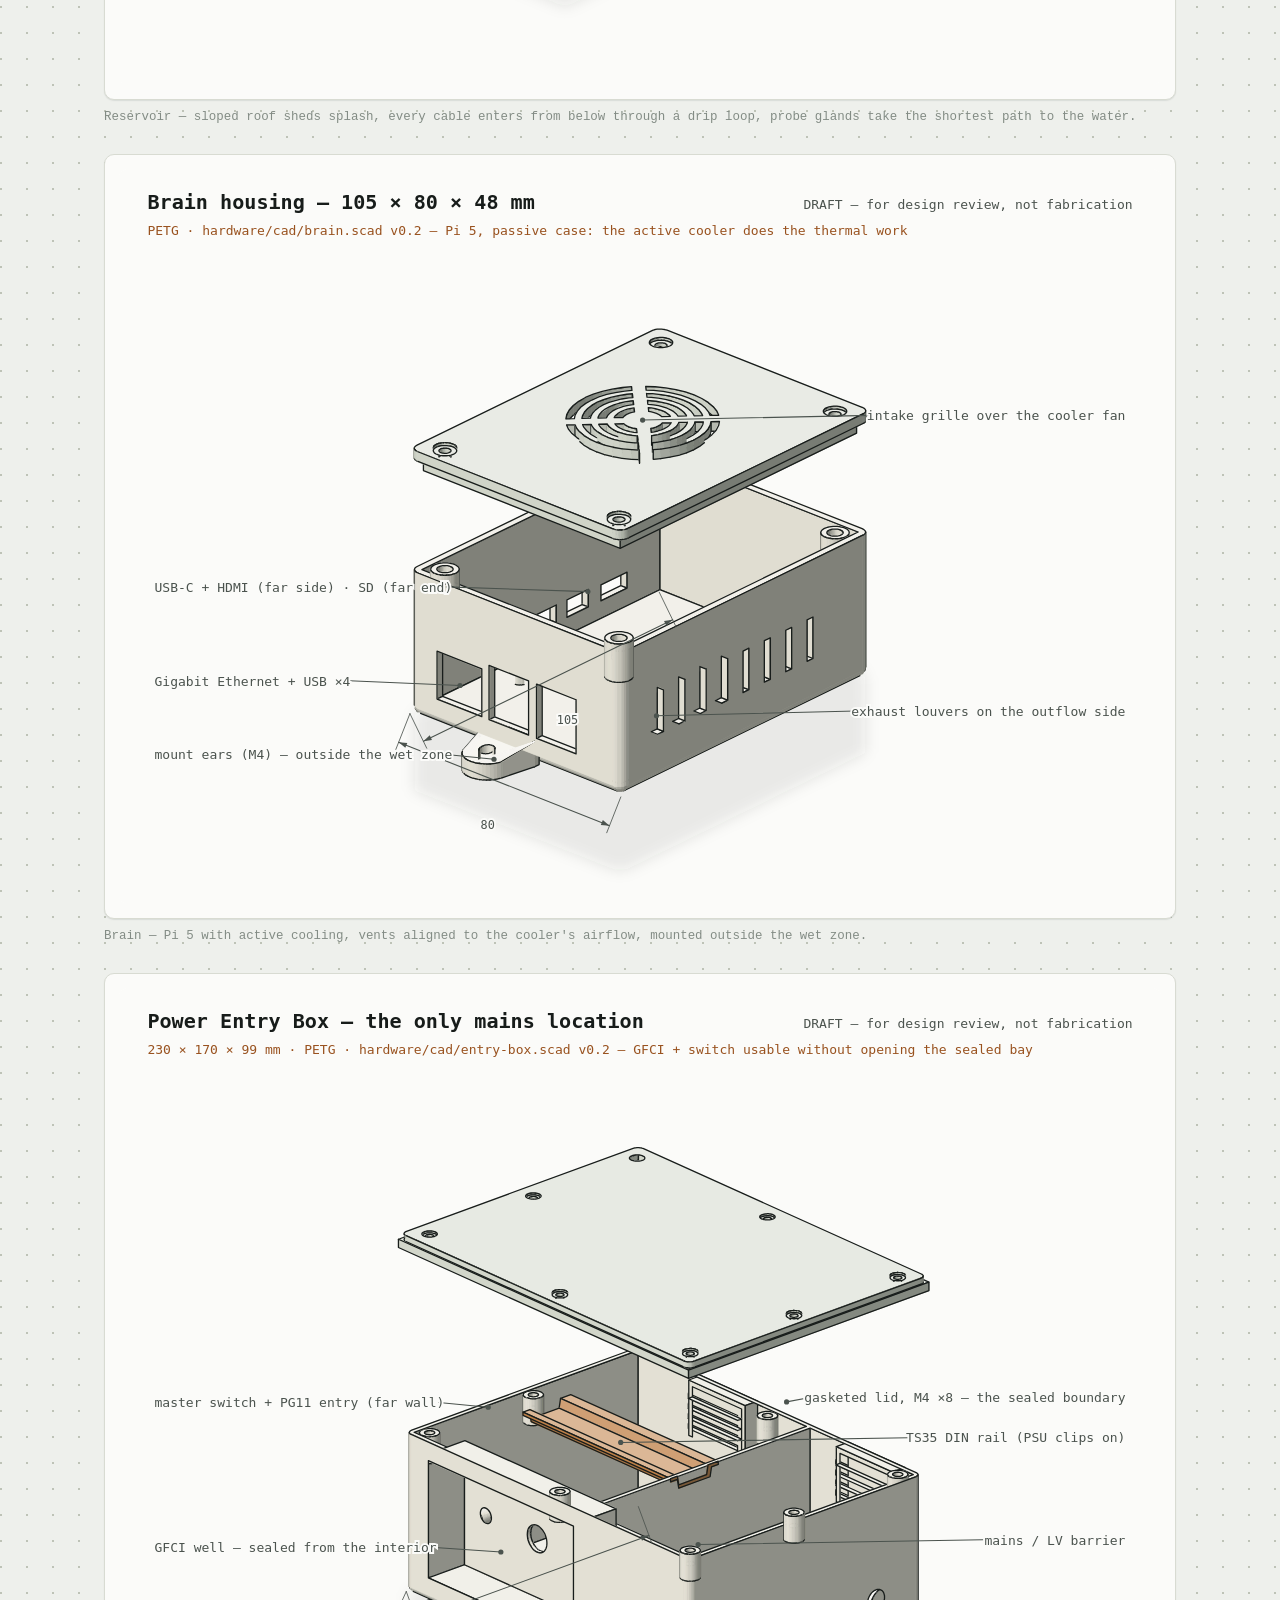
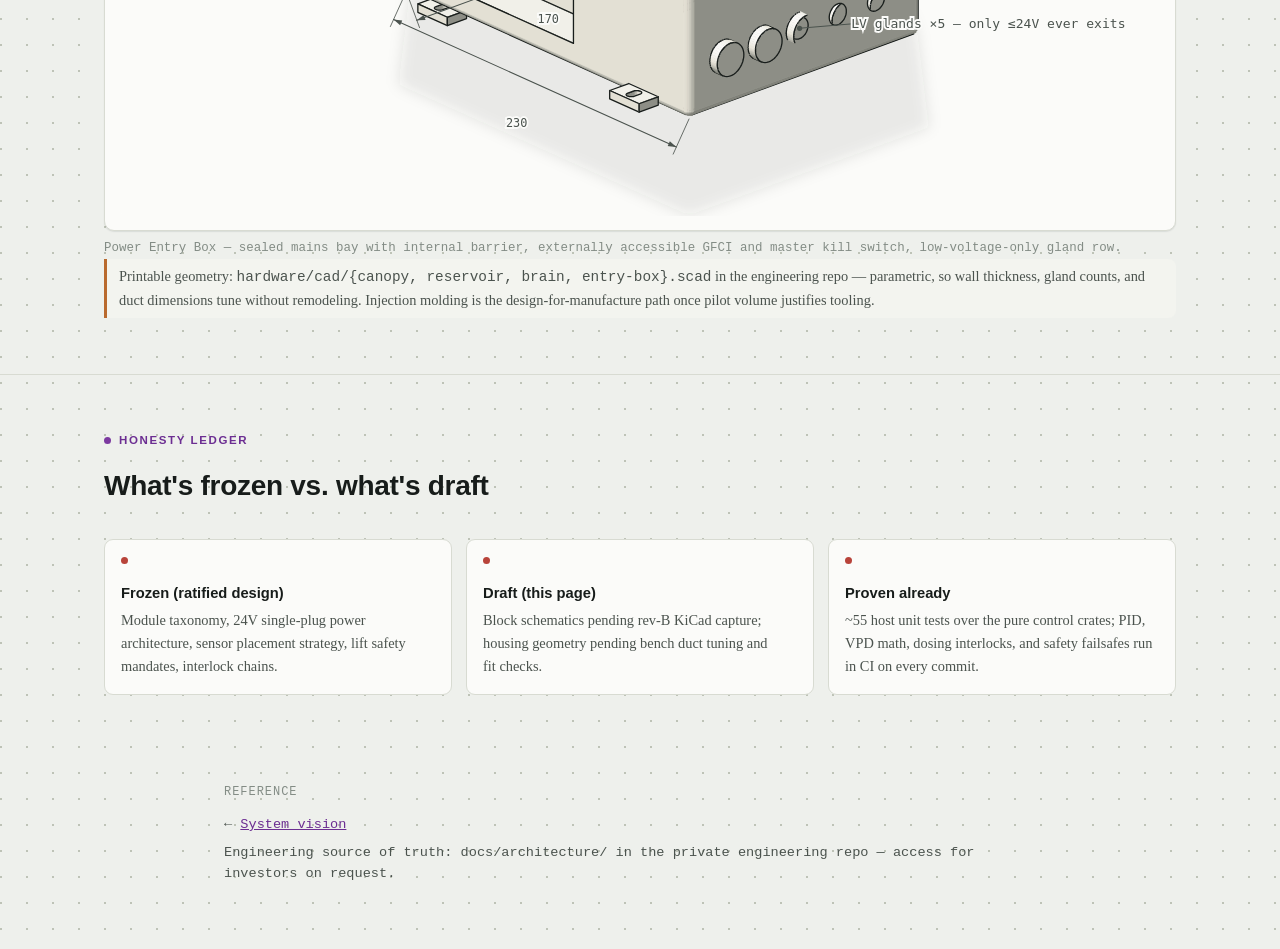
<file: hardware.html>
<!DOCTYPE html>
<html lang="en">
<head>
<meta charset="utf-8">
<meta name="viewport" content="width=device-width, initial-scale=1">
<meta name="description" content="Project Eden hardware: draft PCB schematics and 3D-printable housing CAD for the canopy, reservoir, brain, and power entry modules.">
<title>Project Eden — Hardware (Draft Schematics &amp; CAD)</title>
<link rel="icon" href="data:image/svg+xml,<svg xmlns='http://www.w3.org/2000/svg' viewBox='0 0 100 100'><text y='.9em' font-size='90'>🌿</text></svg>">
<link rel="stylesheet" href="assets/site.css">
</head>
<body style="margin:0">
<nav class="site-nav"><div class="shell-wide">
  <a class="brand" href="index.html">🌿 Project Eden</a>
  <a class="navlink" href="index.html">Vision</a>
  <a class="navlink" href="hardware.html" aria-current="page">Hardware</a>
  <a class="navlink" href="bom.html">Bill of Materials</a>
  <a class="navlink" href="tiers.html">Build Tiers</a>
</div></nav>

<div class="eden-page">

  <header class="hero" style="padding:56px 0 40px">
    <div class="shell">
      <div class="hero-eyebrow"><span class="node-dot"></span>HARDWARE — DRAFT FOR DESIGN REVIEW</div>
      <h1>Schematics &amp; printed housings</h1>
      <p class="hero-sub">Block-level PCB schematics and parametric CAD for every enclosure we 3D-print. All drafts derive from the ratified v1 hardware design; final schematic capture and duct tuning happen on the bench before anything is fabricated.</p>
      <div class="status-pill"><span class="node-dot"></span>Housing CAD v0.2 · schematics draft — parametric, not frozen</div>
    </div>
  </header>

  <section class="section">
    <div class="shell-wide">
      <div class="section-head">
        <div class="eyebrow"><span class="node-dot"></span>PCB — Draft Schematics</div>
        <h2>Three boards, one 24V bus, zero mains on our copper</h2>
        <p class="section-dek">The canopy board is a rev-B evolution of an existing KiCad design; the reservoir stays breadboard-first until its behavior is bench-proven, then gets its first PCB spin at pilot volume.</p>
      </div>

      <div class="fig"><img src="assets/sch-canopy-rev-b.svg" alt="Canopy module rev B draft block schematic"></div>
      <p class="fig-cap">Canopy rev B — ESP32-S3 with camera, five-device I2C sensor bus, dual fan drivers (headers for four), two 0–10V dim stages, mister channel, and the self-locking lift driver with hard limit switches and current-sense stall detection.</p>

      <div class="fig"><img src="assets/sch-reservoir.svg" alt="Reservoir module draft block schematic"></div>
      <p class="fig-cap">Reservoir — ESP32-C3 with precision ADC for pH/EC, an I/O expander for level/leak/valve signals, and five pump channels. Circulation and aeration are never interlocked; only chemical-adding actuators halt on a fault.</p>

      <div class="fig"><img src="assets/sch-power-entry.svg" alt="Power entry box draft wiring diagram"></div>
      <p class="fig-cap">Power Entry Box — one wall cord, GFCI-first, and every conductor that leaves the box is ≤24V DC. Certified converters only; our boards never touch mains.</p>

      <p class="dl-note">Full KiCad source for the canopy board exists today (v0.2 schematic, 4-layer spec); the rev-B capture shown here is scheduled work with every <span class="mono">VERIFY</span> item resolved before fabrication. Sources live in the engineering repo.</p>
    </div>
  </section>

  <section class="section">
    <div class="shell-wide">
      <div class="section-head">
        <div class="eyebrow"><span class="node-dot"></span>Enclosures — 3D-Printed CAD</div>
        <h2>Housings designed as instruments, not boxes</h2>
        <p class="section-dek">Each enclosure is parametric OpenSCAD — the views below are rendered from the printable geometry itself, exploded to show the lid, seals, and interior. Printed in PETG (ASA where it lives near the light's heat). The canopy housing is the interesting one: its aspiration duct is a meteorology-grade sampling channel, so the sensors read the grow zone — not the electronics' own heat.</p>
      </div>

      <div class="col">
        <div>
          <div class="fig"><img src="assets/housing-canopy.svg" alt="Canopy housing — exploded CAD render"></div>
          <p class="fig-cap">Canopy — aspirated sensor duct, down-facing ToF / spectral / camera windows, two-point lift suspension bosses, expansion jack.</p>
        </div>
        <div>
          <div class="fig"><img src="assets/housing-reservoir.svg" alt="Reservoir housing — exploded CAD render"></div>
          <p class="fig-cap">Reservoir — sloped roof sheds splash, every cable enters from below through a drip loop, probe glands take the shortest path to the water.</p>
        </div>
        <div>
          <div class="fig"><img src="assets/housing-brain.svg" alt="Brain housing — exploded CAD render"></div>
          <p class="fig-cap">Brain — Pi 5 with active cooling, vents aligned to the cooler's airflow, mounted outside the wet zone.</p>
        </div>
        <div>
          <div class="fig"><img src="assets/housing-entry-box.svg" alt="Power entry box — exploded CAD render"></div>
          <p class="fig-cap">Power Entry Box — sealed mains bay with internal barrier, externally accessible GFCI and master kill switch, low-voltage-only gland row.</p>
        </div>
      </div>

      <p class="dl-note">Printable geometry: <span class="mono">hardware/cad/{canopy, reservoir, brain, entry-box}.scad</span> in the engineering repo — parametric, so wall thickness, gland counts, and duct dimensions tune without remodeling. Injection molding is the design-for-manufacture path once pilot volume justifies tooling.</p>
    </div>
  </section>

  <section class="section">
    <div class="shell-wide">
      <div class="section-head">
        <div class="eyebrow"><span class="node-dot"></span>Honesty Ledger</div>
        <h2>What's frozen vs. what's draft</h2>
      </div>
      <div class="safety-grid">
        <div class="safety-card"><span class="node-dot"></span><p><b>Frozen (ratified design)</b>Module taxonomy, 24V single-plug power architecture, sensor placement strategy, lift safety mandates, interlock chains.</p></div>
        <div class="safety-card"><span class="node-dot"></span><p><b>Draft (this page)</b>Block schematics pending rev-B KiCad capture; housing geometry pending bench duct tuning and fit checks.</p></div>
        <div class="safety-card"><span class="node-dot"></span><p><b>Proven already</b>~55 host unit tests over the pure control crates; PID, VPD math, dosing interlocks, and safety failsafes run in CI on every commit.</p></div>
      </div>
    </div>
  </section>

  <footer class="eden-footer">
    <div class="shell">
      <div class="eden-footer-label">Reference</div>
      <div class="doc-list">
        <span class="mono">← <a href="index.html" style="color:var(--accent)">System vision</a></span>
        <span class="mono">Engineering source of truth: docs/architecture/ in the private engineering repo — access for investors on request.</span>
      </div>
    </div>
  </footer>

</div>
</body>
</html>
</file>
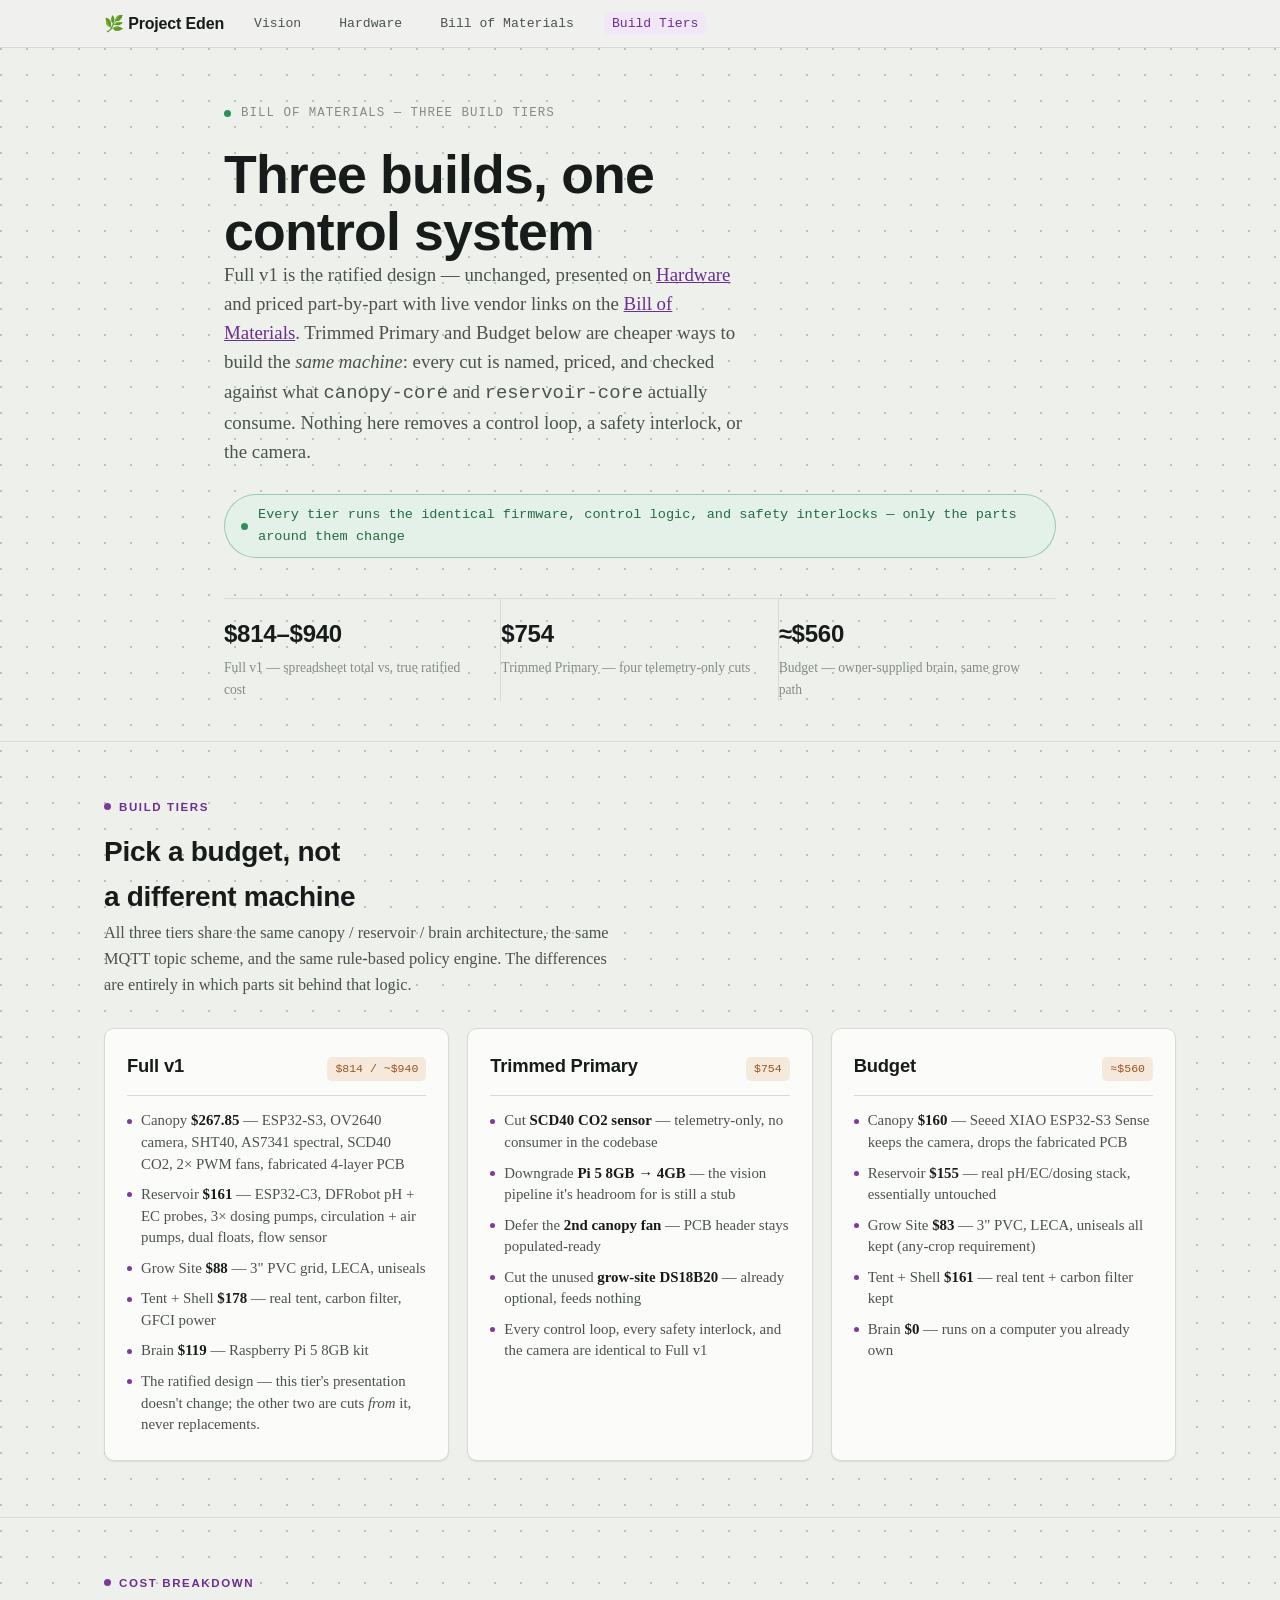
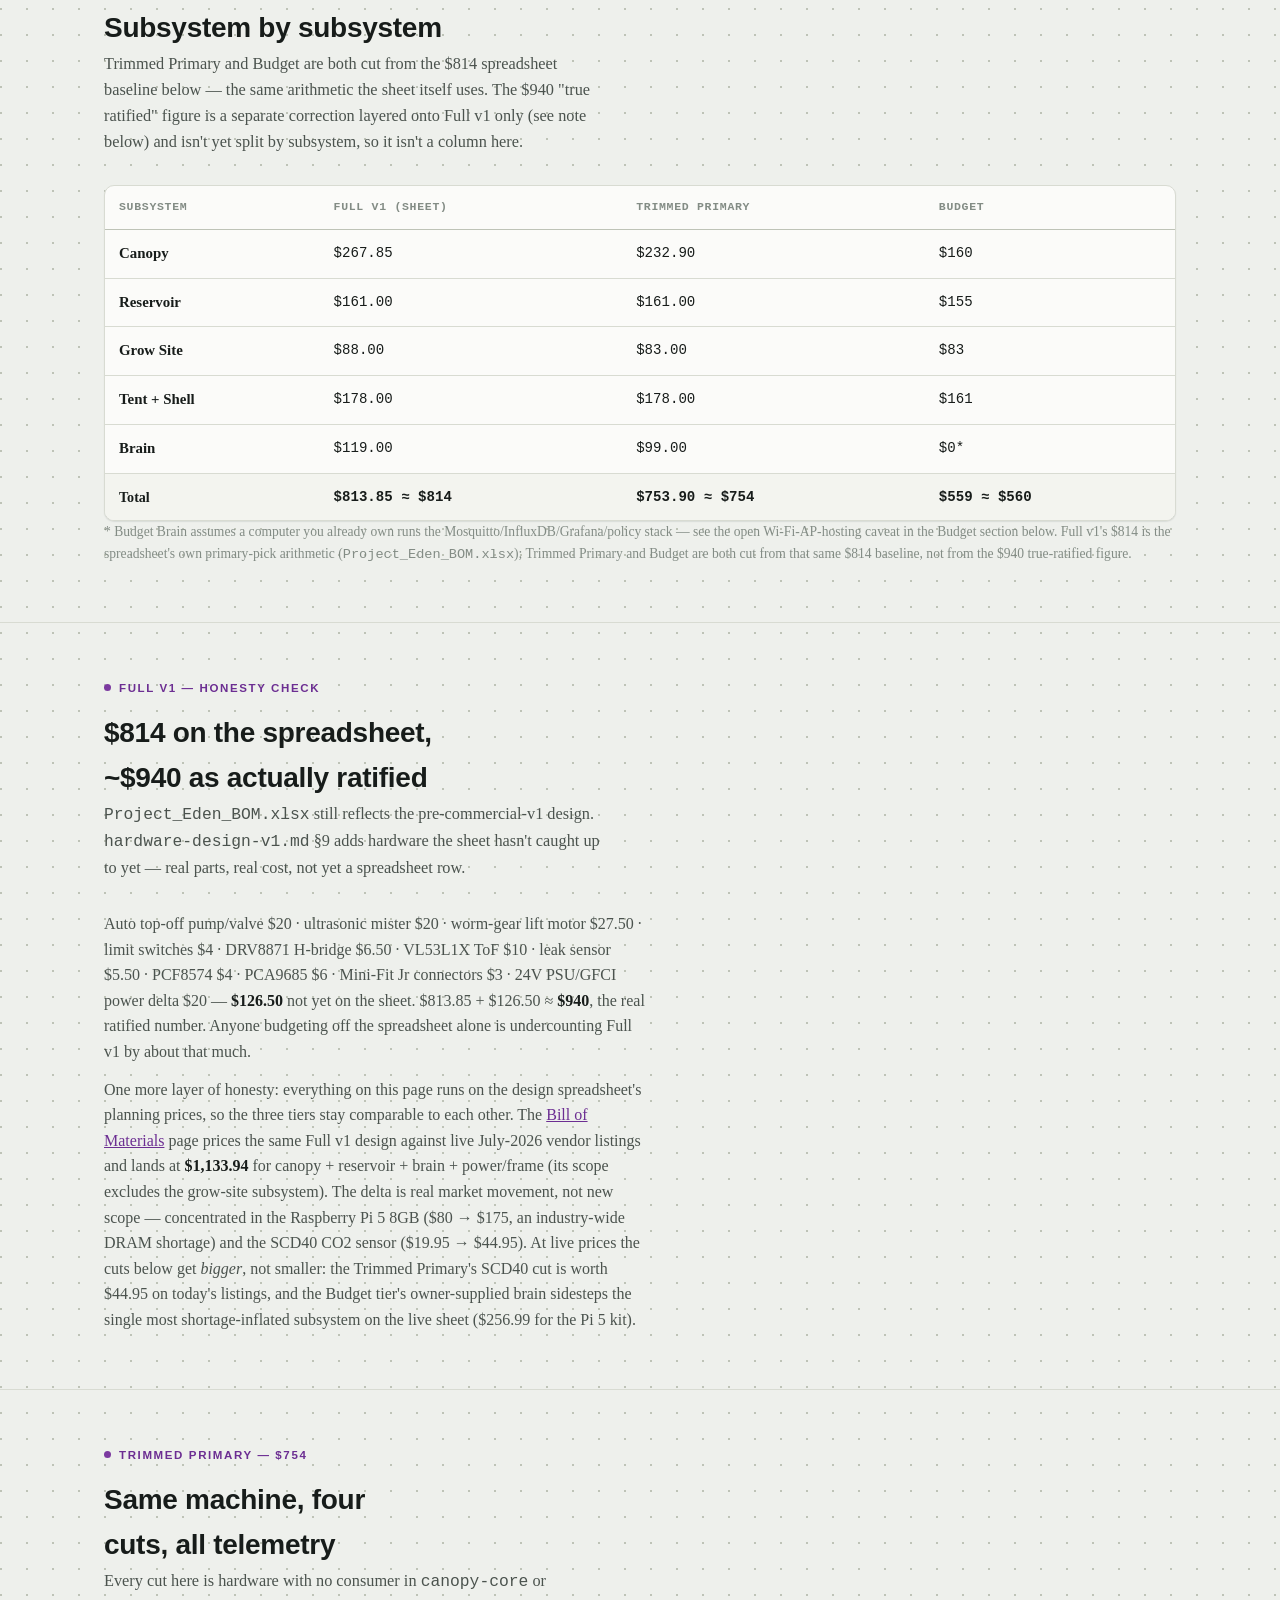
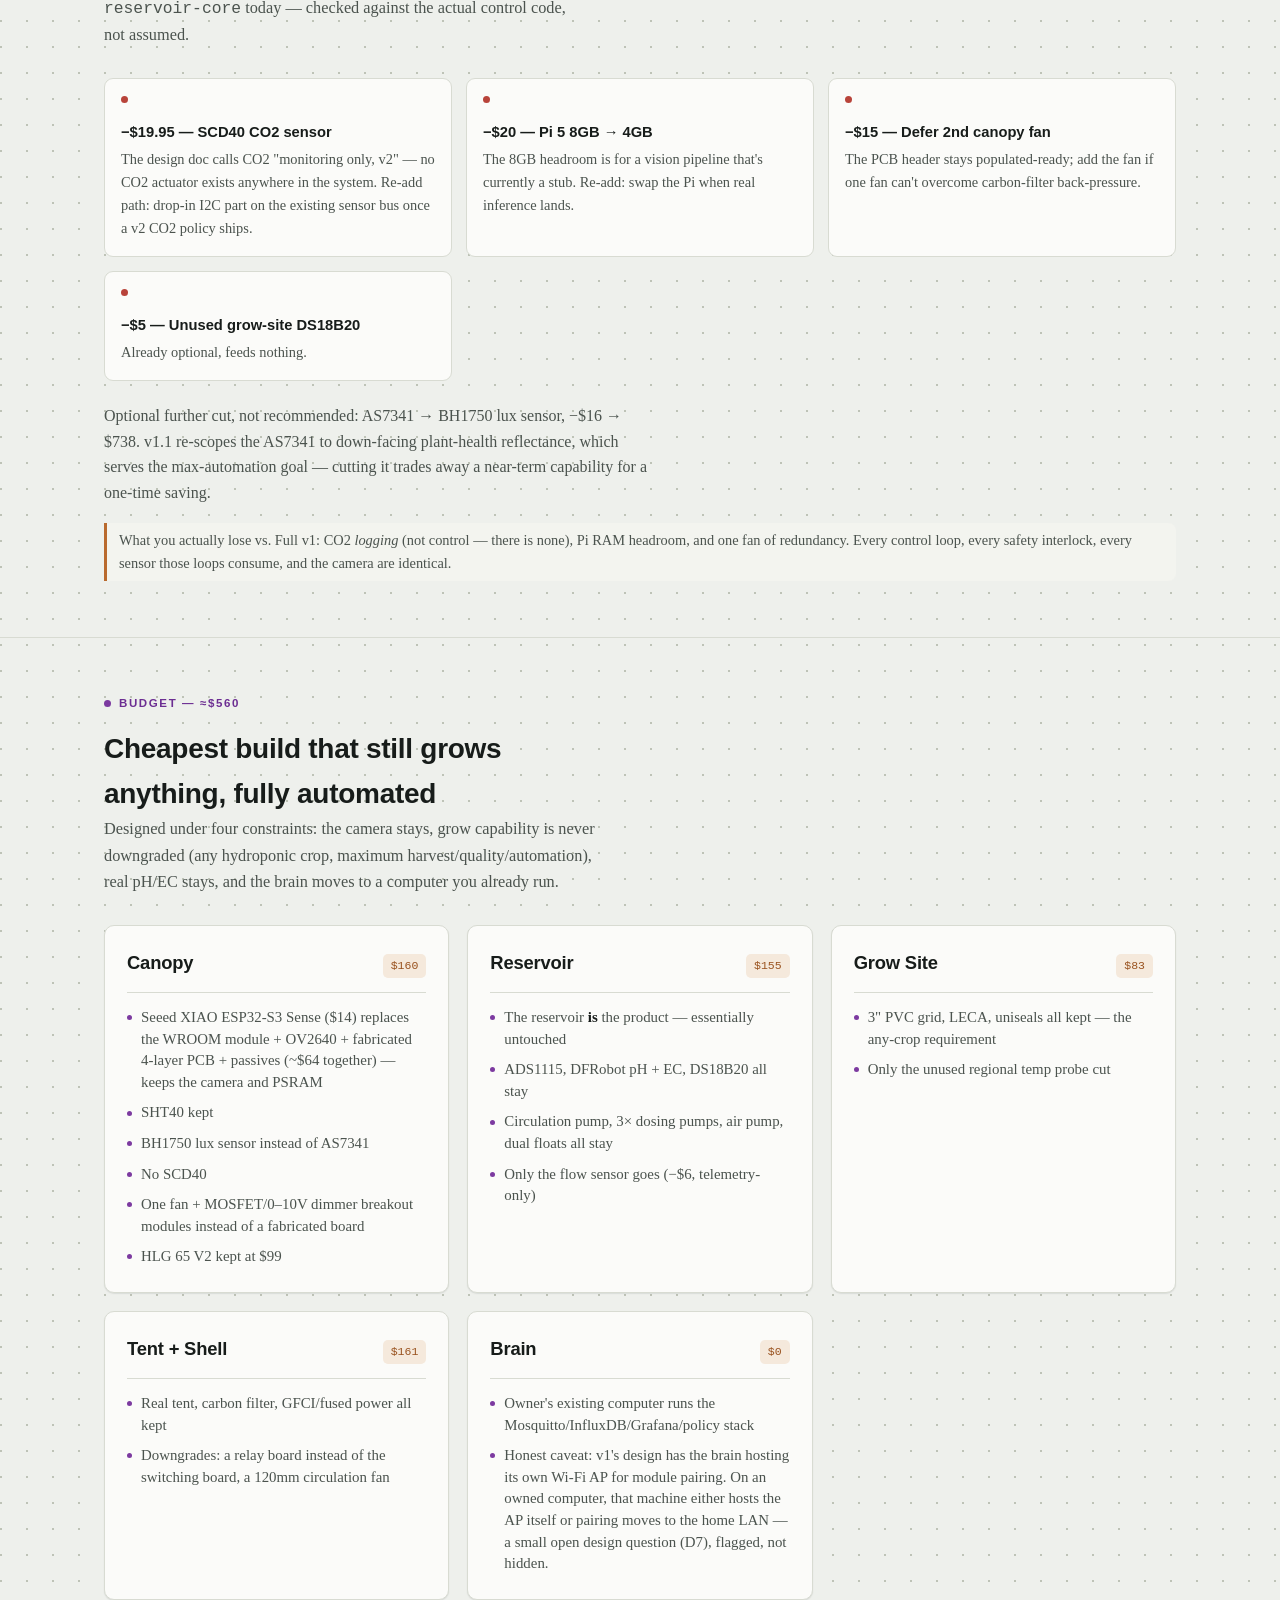
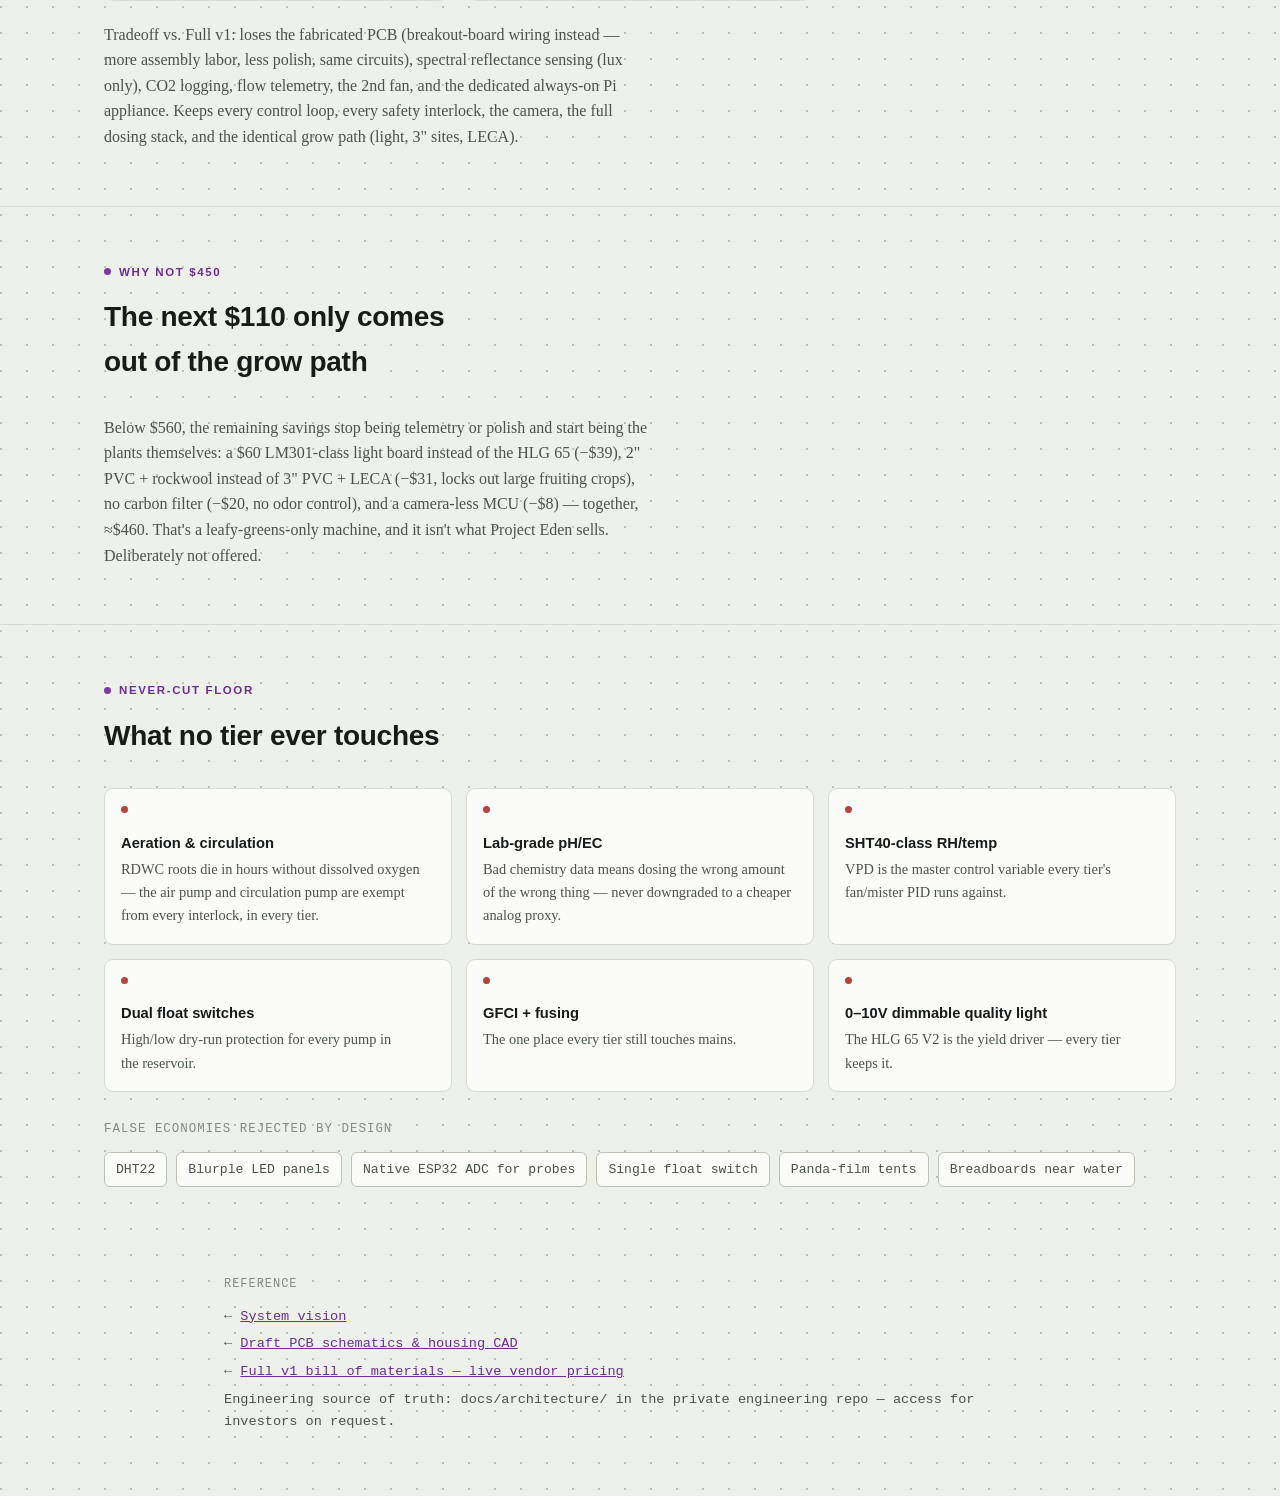
<file: tiers.html>
<!DOCTYPE html>
<html lang="en">
<head>
<meta charset="utf-8">
<meta name="viewport" content="width=device-width, initial-scale=1">
<meta name="description" content="Project Eden's three build tiers — Full v1, Trimmed Primary, and Budget — with per-subsystem costs and every tradeoff spelled out.">
<title>Project Eden — Build Tiers</title>
<link rel="icon" href="data:image/svg+xml,<svg xmlns='http://www.w3.org/2000/svg' viewBox='0 0 100 100'><text y='.9em' font-size='90'>🌿</text></svg>">
<link rel="stylesheet" href="assets/site.css">
</head>
<body style="margin:0">
<nav class="site-nav"><div class="shell-wide">
  <a class="brand" href="index.html">🌿 Project Eden</a>
  <a class="navlink" href="index.html">Vision</a>
  <a class="navlink" href="hardware.html">Hardware</a>
  <a class="navlink" href="bom.html">Bill of Materials</a>
  <a class="navlink" href="tiers.html" aria-current="page">Build Tiers</a>
</div></nav>

<div class="eden-page">

  <header class="hero" style="padding:56px 0 40px">
    <div class="shell">
      <div class="hero-eyebrow"><span class="node-dot"></span>BILL OF MATERIALS — THREE BUILD TIERS</div>
      <h1>Three builds, one control system</h1>
      <p class="hero-sub">Full v1 is the ratified design — unchanged, presented on <a href="hardware.html" style="color:var(--accent)">Hardware</a> and priced part-by-part with live vendor links on the <a href="bom.html" style="color:var(--accent)">Bill of Materials</a>. Trimmed Primary and Budget below are cheaper ways to build the <em>same machine</em>: every cut is named, priced, and checked against what <span class="mono">canopy-core</span> and <span class="mono">reservoir-core</span> actually consume. Nothing here removes a control loop, a safety interlock, or the camera.</p>
      <div class="status-pill"><span class="node-dot"></span>Every tier runs the identical firmware, control logic, and safety interlocks — only the parts around them change</div>

      <div class="hero-stats">
        <div class="hero-stat"><b>$814–$940</b><span>Full v1 — spreadsheet total vs. true ratified cost</span></div>
        <div class="hero-stat"><b>$754</b><span>Trimmed Primary — four telemetry-only cuts</span></div>
        <div class="hero-stat"><b>≈$560</b><span>Budget — owner-supplied brain, same grow path</span></div>
      </div>
    </div>
  </header>

  <section class="section" id="tiers">
    <div class="shell-wide">
      <div class="section-head">
        <div class="eyebrow"><span class="node-dot"></span>Build Tiers</div>
        <h2>Pick a budget, not a different machine</h2>
        <p class="section-dek">All three tiers share the same canopy / reservoir / brain architecture, the same MQTT topic scheme, and the same rule-based policy engine. The differences are entirely in which parts sit behind that logic.</p>
      </div>

      <div class="card-grid">
        <div class="module-card">
          <div class="module-card-head"><h3>Full v1</h3><span class="module-tag">$814 / ~$940</span></div>
          <ul>
            <li>Canopy <b>$267.85</b> — ESP32-S3, OV2640 camera, SHT40, AS7341 spectral, SCD40 CO2, 2× PWM fans, fabricated 4-layer PCB</li>
            <li>Reservoir <b>$161</b> — ESP32-C3, DFRobot pH + EC probes, 3× dosing pumps, circulation + air pumps, dual floats, flow sensor</li>
            <li>Grow Site <b>$88</b> — 3&quot; PVC grid, LECA, uniseals</li>
            <li>Tent + Shell <b>$178</b> — real tent, carbon filter, GFCI power</li>
            <li>Brain <b>$119</b> — Raspberry Pi 5 8GB kit</li>
            <li>The ratified design — this tier's presentation doesn't change; the other two are cuts <em>from</em> it, never replacements.</li>
          </ul>
        </div>

        <div class="module-card">
          <div class="module-card-head"><h3>Trimmed Primary</h3><span class="module-tag">$754</span></div>
          <ul>
            <li>Cut <b>SCD40 CO2 sensor</b> — telemetry-only, no consumer in the codebase</li>
            <li>Downgrade <b>Pi 5 8GB → 4GB</b> — the vision pipeline it's headroom for is still a stub</li>
            <li>Defer the <b>2nd canopy fan</b> — PCB header stays populated-ready</li>
            <li>Cut the unused <b>grow-site DS18B20</b> — already optional, feeds nothing</li>
            <li>Every control loop, every safety interlock, and the camera are identical to Full v1</li>
          </ul>
        </div>

        <div class="module-card">
          <div class="module-card-head"><h3>Budget</h3><span class="module-tag">≈$560</span></div>
          <ul>
            <li>Canopy <b>$160</b> — Seeed XIAO ESP32-S3 Sense keeps the camera, drops the fabricated PCB</li>
            <li>Reservoir <b>$155</b> — real pH/EC/dosing stack, essentially untouched</li>
            <li>Grow Site <b>$83</b> — 3&quot; PVC, LECA, uniseals all kept (any-crop requirement)</li>
            <li>Tent + Shell <b>$161</b> — real tent + carbon filter kept</li>
            <li>Brain <b>$0</b> — runs on a computer you already own</li>
          </ul>
        </div>
      </div>
    </div>
  </section>

  <section class="section" id="compare">
    <div class="shell-wide">
      <div class="section-head">
        <div class="eyebrow"><span class="node-dot"></span>Cost Breakdown</div>
        <h2>Subsystem by subsystem</h2>
        <p class="section-dek">Trimmed Primary and Budget are both cut from the $814 spreadsheet baseline below — the same arithmetic the sheet itself uses. The $940 "true ratified" figure is a separate correction layered onto Full v1 only (see note below) and isn't yet split by subsystem, so it isn't a column here.</p>
      </div>

      <div class="bom-table-wrap">
        <table class="bom">
          <thead><tr><th>Subsystem</th><th>Full v1 (sheet)</th><th>Trimmed Primary</th><th>Budget</th></tr></thead>
          <tbody>
            <tr><td class="part-cell"><b>Canopy</b></td><td class="price">$267.85</td><td class="price">$232.90</td><td class="price">$160</td></tr>
            <tr><td class="part-cell"><b>Reservoir</b></td><td class="price">$161.00</td><td class="price">$161.00</td><td class="price">$155</td></tr>
            <tr><td class="part-cell"><b>Grow Site</b></td><td class="price">$88.00</td><td class="price">$83.00</td><td class="price">$83</td></tr>
            <tr><td class="part-cell"><b>Tent + Shell</b></td><td class="price">$178.00</td><td class="price">$178.00</td><td class="price">$161</td></tr>
            <tr><td class="part-cell"><b>Brain</b></td><td class="price">$119.00</td><td class="price">$99.00</td><td class="price">$0*</td></tr>
            <tr class="subtotal"><td>Total</td><td class="price">$813.85 ≈ $814</td><td class="price">$753.90 ≈ $754</td><td class="price">$559 ≈ $560</td></tr>
          </tbody>
        </table>
      </div>
      <p class="assump">* Budget Brain assumes a computer you already own runs the Mosquitto/InfluxDB/Grafana/policy stack — see the open Wi-Fi-AP-hosting caveat in the Budget section below. Full v1's $814 is the spreadsheet's own primary-pick arithmetic (<span class="mono">Project_Eden_BOM.xlsx</span>); Trimmed Primary and Budget are both cut from that same $814 baseline, not from the $940 true-ratified figure.</p>
    </div>
  </section>

  <section class="section" id="full-v1">
    <div class="shell-wide">
      <div class="section-head">
        <div class="eyebrow"><span class="node-dot"></span>Full v1 — Honesty Check</div>
        <h2>$814 on the spreadsheet, ~$940 as actually ratified</h2>
        <p class="section-dek"><span class="mono">Project_Eden_BOM.xlsx</span> still reflects the pre-commercial-v1 design. <span class="mono">hardware-design-v1.md</span> §9 adds hardware the sheet hasn't caught up to yet — real parts, real cost, not yet a spreadsheet row.</p>
      </div>
      <p class="body-text">Auto top-off pump/valve $20 · ultrasonic mister $20 · worm-gear lift motor $27.50 · limit switches $4 · DRV8871 H-bridge $6.50 · VL53L1X ToF $10 · leak sensor $5.50 · PCF8574 $4 · PCA9685 $6 · Mini-Fit Jr connectors $3 · 24V PSU/GFCI power delta $20 — <b style="color:var(--ink)">$126.50</b> not yet on the sheet. $813.85 + $126.50 ≈ <b style="color:var(--ink)">$940</b>, the real ratified number. Anyone budgeting off the spreadsheet alone is undercounting Full v1 by about that much.</p>
      <p class="body-text">One more layer of honesty: everything on this page runs on the design spreadsheet's planning prices, so the three tiers stay comparable to each other. The <a href="bom.html" style="color:var(--accent)">Bill of Materials</a> page prices the same Full v1 design against live July-2026 vendor listings and lands at <b style="color:var(--ink)">$1,133.94</b> for canopy + reservoir + brain + power/frame (its scope excludes the grow-site subsystem). The delta is real market movement, not new scope — concentrated in the Raspberry Pi 5 8GB ($80 → $175, an industry-wide DRAM shortage) and the SCD40 CO2 sensor ($19.95 → $44.95). At live prices the cuts below get <em>bigger</em>, not smaller: the Trimmed Primary's SCD40 cut is worth $44.95 on today's listings, and the Budget tier's owner-supplied brain sidesteps the single most shortage-inflated subsystem on the live sheet ($256.99 for the Pi 5 kit).</p>
    </div>
  </section>

  <section class="section" id="trimmed">
    <div class="shell-wide">
      <div class="section-head">
        <div class="eyebrow"><span class="node-dot"></span>Trimmed Primary — $754</div>
        <h2>Same machine, four cuts, all telemetry</h2>
        <p class="section-dek">Every cut here is hardware with no consumer in <span class="mono">canopy-core</span> or <span class="mono">reservoir-core</span> today — checked against the actual control code, not assumed.</p>
      </div>

      <div class="safety-grid">
        <div class="safety-card"><span class="node-dot"></span><p><b>−$19.95 — SCD40 CO2 sensor</b>The design doc calls CO2 "monitoring only, v2" — no CO2 actuator exists anywhere in the system. Re-add path: drop-in I2C part on the existing sensor bus once a v2 CO2 policy ships.</p></div>
        <div class="safety-card"><span class="node-dot"></span><p><b>−$20 — Pi 5 8GB → 4GB</b>The 8GB headroom is for a vision pipeline that's currently a stub. Re-add: swap the Pi when real inference lands.</p></div>
        <div class="safety-card"><span class="node-dot"></span><p><b>−$15 — Defer 2nd canopy fan</b>The PCB header stays populated-ready; add the fan if one fan can't overcome carbon-filter back-pressure.</p></div>
        <div class="safety-card"><span class="node-dot"></span><p><b>−$5 — Unused grow-site DS18B20</b>Already optional, feeds nothing.</p></div>
      </div>

      <p class="body-text" style="margin-top:22px">Optional further cut, not recommended: AS7341 → BH1750 lux sensor, −$16 → $738. v1.1 re-scopes the AS7341 to down-facing plant-health reflectance, which serves the max-automation goal — cutting it trades away a near-term capability for a one-time saving.</p>

      <div class="dl-note" style="margin-top:18px">What you actually lose vs. Full v1: CO2 <i>logging</i> (not control — there is none), Pi RAM headroom, and one fan of redundancy. Every control loop, every safety interlock, every sensor those loops consume, and the camera are identical.</div>
    </div>
  </section>

  <section class="section" id="budget">
    <div class="shell-wide">
      <div class="section-head">
        <div class="eyebrow"><span class="node-dot"></span>Budget — ≈$560</div>
        <h2>Cheapest build that still grows anything, fully automated</h2>
        <p class="section-dek">Designed under four constraints: the camera stays, grow capability is never downgraded (any hydroponic crop, maximum harvest/quality/automation), real pH/EC stays, and the brain moves to a computer you already run.</p>
      </div>

      <div class="card-grid">
        <div class="module-card">
          <div class="module-card-head"><h3>Canopy</h3><span class="module-tag">$160</span></div>
          <ul>
            <li>Seeed XIAO ESP32-S3 Sense ($14) replaces the WROOM module + OV2640 + fabricated 4-layer PCB + passives (~$64 together) — keeps the camera and PSRAM</li>
            <li>SHT40 kept</li>
            <li>BH1750 lux sensor instead of AS7341</li>
            <li>No SCD40</li>
            <li>One fan + MOSFET/0–10V dimmer breakout modules instead of a fabricated board</li>
            <li>HLG 65 V2 kept at $99</li>
          </ul>
        </div>
        <div class="module-card">
          <div class="module-card-head"><h3>Reservoir</h3><span class="module-tag">$155</span></div>
          <ul>
            <li>The reservoir <b>is</b> the product — essentially untouched</li>
            <li>ADS1115, DFRobot pH + EC, DS18B20 all stay</li>
            <li>Circulation pump, 3× dosing pumps, air pump, dual floats all stay</li>
            <li>Only the flow sensor goes (−$6, telemetry-only)</li>
          </ul>
        </div>
        <div class="module-card">
          <div class="module-card-head"><h3>Grow Site</h3><span class="module-tag">$83</span></div>
          <ul>
            <li>3&quot; PVC grid, LECA, uniseals all kept — the any-crop requirement</li>
            <li>Only the unused regional temp probe cut</li>
          </ul>
        </div>
        <div class="module-card">
          <div class="module-card-head"><h3>Tent + Shell</h3><span class="module-tag">$161</span></div>
          <ul>
            <li>Real tent, carbon filter, GFCI/fused power all kept</li>
            <li>Downgrades: a relay board instead of the switching board, a 120mm circulation fan</li>
          </ul>
        </div>
        <div class="module-card">
          <div class="module-card-head"><h3>Brain</h3><span class="module-tag">$0</span></div>
          <ul>
            <li>Owner's existing computer runs the Mosquitto/InfluxDB/Grafana/policy stack</li>
            <li>Honest caveat: v1's design has the brain hosting its own Wi-Fi AP for module pairing. On an owned computer, that machine either hosts the AP itself or pairing moves to the home LAN — a small open design question (D7), flagged, not hidden.</li>
          </ul>
        </div>
      </div>

      <p class="body-text" style="margin-top:22px">Tradeoff vs. Full v1: loses the fabricated PCB (breakout-board wiring instead — more assembly labor, less polish, same circuits), spectral reflectance sensing (lux only), CO2 logging, flow telemetry, the 2nd fan, and the dedicated always-on Pi appliance. Keeps every control loop, every safety interlock, the camera, the full dosing stack, and the identical grow path (light, 3&quot; sites, LECA).</p>
    </div>
  </section>

  <section class="section" id="floor-price">
    <div class="shell-wide">
      <div class="section-head">
        <div class="eyebrow"><span class="node-dot"></span>Why Not $450</div>
        <h2>The next $110 only comes out of the grow path</h2>
      </div>
      <p class="body-text">Below $560, the remaining savings stop being telemetry or polish and start being the plants themselves: a $60 LM301-class light board instead of the HLG 65 (−$39), 2&quot; PVC + rockwool instead of 3&quot; PVC + LECA (−$31, locks out large fruiting crops), no carbon filter (−$20, no odor control), and a camera-less MCU (−$8) — together, ≈$460. That's a leafy-greens-only machine, and it isn't what Project Eden sells. Deliberately not offered.</p>
    </div>
  </section>

  <section class="section" id="floor">
    <div class="shell-wide">
      <div class="section-head">
        <div class="eyebrow"><span class="node-dot"></span>Never-Cut Floor</div>
        <h2>What no tier ever touches</h2>
      </div>
      <div class="safety-grid">
        <div class="safety-card"><span class="node-dot"></span><p><b>Aeration &amp; circulation</b>RDWC roots die in hours without dissolved oxygen — the air pump and circulation pump are exempt from every interlock, in every tier.</p></div>
        <div class="safety-card"><span class="node-dot"></span><p><b>Lab-grade pH/EC</b>Bad chemistry data means dosing the wrong amount of the wrong thing — never downgraded to a cheaper analog proxy.</p></div>
        <div class="safety-card"><span class="node-dot"></span><p><b>SHT40-class RH/temp</b>VPD is the master control variable every tier's fan/mister PID runs against.</p></div>
        <div class="safety-card"><span class="node-dot"></span><p><b>Dual float switches</b>High/low dry-run protection for every pump in the reservoir.</p></div>
        <div class="safety-card"><span class="node-dot"></span><p><b>GFCI + fusing</b>The one place every tier still touches mains.</p></div>
        <div class="safety-card"><span class="node-dot"></span><p><b>0–10V dimmable quality light</b>The HLG 65 V2 is the yield driver — every tier keeps it.</p></div>
      </div>

      <div class="deferred-block">
        <div class="deferred-label">False economies rejected by design</div>
        <div class="tag-row">
          <span class="tag">DHT22</span>
          <span class="tag">Blurple LED panels</span>
          <span class="tag">Native ESP32 ADC for probes</span>
          <span class="tag">Single float switch</span>
          <span class="tag">Panda-film tents</span>
          <span class="tag">Breadboards near water</span>
        </div>
      </div>
    </div>
  </section>

  <footer class="eden-footer">
    <div class="shell">
      <div class="eden-footer-label">Reference</div>
      <div class="doc-list">
        <span class="mono">← <a href="index.html" style="color:var(--accent)">System vision</a></span>
        <span class="mono">← <a href="hardware.html" style="color:var(--accent)">Draft PCB schematics &amp; housing CAD</a></span>
        <span class="mono">← <a href="bom.html" style="color:var(--accent)">Full v1 bill of materials — live vendor pricing</a></span>
        <span class="mono">Engineering source of truth: docs/architecture/ in the private engineering repo — access for investors on request.</span>
      </div>
    </div>
  </footer>

</div>
</body>
</html>
</file>
<file: assets/site.css>
/* ================= TOKENS ================= */
  :root{
    --bg: #EEF0EC;
    --surface: #FBFBF9;
    --surface-2: #F3F4EF;
    --ink: #171C1A;
    --ink-muted: #4B534E;
    --ink-faint: #838C85;
    --line: #D8DBD2;
    --line-strong: #BEC3B7;

    --accent: #6C2E92;        /* grow-light violet — text/borders, AA on bg */
    --accent-fill: #7C3AA0;   /* violet for larger fills/pills */
    --accent-soft: #F1E7F6;   /* violet tint for chips */
    --copper: #99521F;        /* PCB copper — text */
    --copper-fill: #B96A2E;
    --copper-soft: #F5E9DC;

    --ok: #256B45;
    --ok-fill: #2F8F5B;
    --ok-soft: #E4F1E9;
    --warn: #8A611F;
    --warn-fill: #B9862C;
    --warn-soft: #F5EEDC;
    --crit: #A6392F;
    --crit-fill: #B8433A;
    --crit-soft: #F6E4E1;

    --font-display: ui-sans-serif, "Segoe UI", "Helvetica Neue", Arial, sans-serif;
    --font-body: Charter, "Iowan Old Style", "Palatino Linotype", Georgia, "Times New Roman", serif;
    --font-mono: ui-monospace, "SF Mono", "Cascadia Mono", "Consolas", "Liberation Mono", monospace;

    --shadow-card: 0 1px 2px rgba(23,28,26,0.06), 0 1px 0 rgba(23,28,26,0.04);
    color-scheme: light;
  }

  @media (prefers-color-scheme: dark){
    :root{
      --bg: #141815;
      --surface: #1B211D;
      --surface-2: #1F261F;
      --ink: #EDEFEA;
      --ink-muted: #A7AEA6;
      --ink-faint: #6E756F;
      --line: #2B322C;
      --line-strong: #3B443C;

      --accent: #C48FE0;
      --accent-fill: #8C4FB8;
      --accent-soft: #2B2233;
      --copper: #E0975A;
      --copper-fill: #C9793D;
      --copper-soft: #2C2419;
      --ok: #5FBE86;
      --ok-fill: #3D9A67;
      --ok-soft: #1C2A20;
      --warn: #E0B25C;
      --warn-fill: #C99433;
      --warn-soft: #2B2417;
      --crit: #E2867C;
      --crit-fill: #C1544A;
      --crit-soft: #2E1D1B;
      --shadow-card: 0 1px 2px rgba(0,0,0,0.35), 0 1px 0 rgba(0,0,0,0.2);
      color-scheme: dark;
    }
  }

  :root[data-theme="dark"]{
    --bg: #141815; --surface: #1B211D; --surface-2: #1F261F;
    --ink: #EDEFEA; --ink-muted: #A7AEA6; --ink-faint: #6E756F;
    --line: #2B322C; --line-strong: #3B443C;
    --accent: #C48FE0; --accent-fill: #8C4FB8; --accent-soft: #2B2233;
    --copper: #E0975A; --copper-fill: #C9793D; --copper-soft: #2C2419;
    --ok: #5FBE86; --ok-fill: #3D9A67; --ok-soft: #1C2A20;
    --warn: #E0B25C; --warn-fill: #C99433; --warn-soft: #2B2417;
    --crit: #E2867C; --crit-fill: #C1544A; --crit-soft: #2E1D1B;
    --shadow-card: 0 1px 2px rgba(0,0,0,0.35), 0 1px 0 rgba(0,0,0,0.2);
    color-scheme: dark;
  }
  :root[data-theme="light"]{
    --bg: #EEF0EC; --surface: #FBFBF9; --surface-2: #F3F4EF;
    --ink: #171C1A; --ink-muted: #4B534E; --ink-faint: #838C85;
    --line: #D8DBD2; --line-strong: #BEC3B7;
    --accent: #6C2E92; --accent-fill: #7C3AA0; --accent-soft: #F1E7F6;
    --copper: #99521F; --copper-fill: #B96A2E; --copper-soft: #F5E9DC;
    --ok: #256B45; --ok-fill: #2F8F5B; --ok-soft: #E4F1E9;
    --warn: #8A611F; --warn-fill: #B9862C; --warn-soft: #F5EEDC;
    --crit: #A6392F; --crit-fill: #B8433A; --crit-soft: #F6E4E1;
    --shadow-card: 0 1px 2px rgba(23,28,26,0.06), 0 1px 0 rgba(23,28,26,0.04);
    color-scheme: light;
  }

  /* ================= BASE ================= */
  *{ box-sizing: border-box; }
  .eden-page{
    background:
      radial-gradient(circle at 1px 1px, var(--line-strong) 1px, transparent 1px) 0 0/26px 26px,
      var(--bg);
    color: var(--ink);
    font-family: var(--font-body);
    font-size: 16.5px;
    line-height: 1.6;
    -webkit-font-smoothing: antialiased;
  }
  .eden-page h1, .eden-page h2, .eden-page h3{
    font-family: var(--font-display);
    text-wrap: balance;
    margin: 0;
    color: var(--ink);
  }
  .eden-page p{ margin: 0; text-wrap: pretty; }
  .eden-page ul, .eden-page ol{ margin: 0; padding: 0; list-style: none; }
  .eden-page code, .eden-page .mono{ font-family: var(--font-mono); }
  .eden-page ::selection{ background: var(--accent-soft); color: var(--ink); }
  .eden-page :focus-visible{ outline: 2px solid var(--accent); outline-offset: 2px; }
  @media (prefers-reduced-motion: reduce){
    .eden-page *{ animation: none !important; transition: none !important; }
  }

  .shell{
    max-width: 880px;
    margin: 0 auto;
    padding: 0 24px;
  }
  .shell-wide{
    max-width: 1120px;
    margin: 0 auto;
    padding: 0 24px;
  }

  /* ---- recurring node/eyebrow device ---- */
  .node-dot{
    display:inline-block; width:7px; height:7px; border-radius:50%;
    background: var(--accent-fill); flex: none;
  }
  .eyebrow{
    display:flex; align-items:center; gap:8px;
    font-family: var(--font-display);
    font-size: 0.72rem; font-weight: 700;
    letter-spacing: 0.14em; text-transform: uppercase;
    color: var(--accent);
    margin-bottom: 14px;
  }

  /* ================= HERO ================= */
  .hero{
    padding: 76px 0 48px;
    border-bottom: 1px solid var(--line);
  }
  .hero-eyebrow{
    font-family: var(--font-mono);
    font-size: 0.78rem; letter-spacing: 0.08em; text-transform: uppercase;
    color: var(--ink-faint);
    margin-bottom: 22px;
    display:flex; align-items:center; gap:10px;
  }
  .hero-eyebrow .node-dot{ background: var(--ok-fill); }
  .hero h1{
    font-size: clamp(2.15rem, 4.6vw, 3.35rem);
    font-weight: 800;
    letter-spacing: -0.015em;
    line-height: 1.06;
    max-width: 15ch;
  }
  .hero-sub{
    margin-top: 20px;
    font-size: 1.18rem;
    color: var(--ink-muted);
    max-width: 56ch;
    line-height: 1.55;
  }
  .status-pill{
    margin-top: 28px;
    display: inline-flex;
    align-items: center;
    gap: 10px;
    padding: 9px 16px;
    border-radius: 999px;
    background: var(--ok-soft);
    border: 1px solid color-mix(in srgb, var(--ok-fill) 40%, transparent);
    font-family: var(--font-mono);
    font-size: 0.85rem;
    color: var(--ok);
  }
  .status-pill .node-dot{ background: var(--ok-fill); }
  .hero-stats{
    margin-top: 40px;
    display: flex;
    flex-wrap: wrap;
    gap: 0;
    border-top: 1px solid var(--line);
  }
  .hero-stat{
    flex: 1 1 160px;
    padding: 16px 22px 0 0;
    border-right: 1px solid var(--line);
  }
  .hero-stat:last-child{ border-right: none; }
  .hero-stat b{
    display:block;
    font-family: var(--font-display);
    font-size: 1.5rem;
    font-weight: 800;
    color: var(--ink);
    letter-spacing: -0.01em;
  }
  .hero-stat span{
    display:block;
    margin-top: 4px;
    font-size: 0.85rem;
    color: var(--ink-faint);
  }

  /* ================= SECTION SHELL ================= */
  .section{ padding: 56px 0; border-bottom: 1px solid var(--line); }
  .section:last-of-type{ border-bottom: none; }
  .section-head{ margin-bottom: 30px; }
  .section h2{
    font-size: clamp(1.35rem, 2.6vw, 1.75rem);
    font-weight: 800;
    letter-spacing: -0.01em;
    max-width: 26ch;
  }
  .section-dek{
    margin-top: 10px;
    font-size: 1.02rem;
    color: var(--ink-muted);
    max-width: 62ch;
  }
  .body-text{
    max-width: 68ch;
    color: var(--ink-muted);
    font-size: 1rem;
  }
  .body-text + .body-text{ margin-top: 12px; }

  /* ================= DIAGRAM FRAME ================= */
  .diagram-frame{
    margin-top: 28px;
    border: 1px solid var(--line);
    border-radius: 10px;
    background: var(--surface);
    box-shadow: var(--shadow-card);
    overflow-x: auto;
    padding: 22px 22px 18px;
  }
  .diagram-frame pre.mermaid{ margin: 0; min-width: 720px; }
  .diagram-caption{
    margin-top: 10px;
    font-family: var(--font-mono);
    font-size: 0.78rem;
    color: var(--ink-faint);
  }

  /* ================= MODULE CARDS ================= */
  .card-grid{
    display: grid;
    grid-template-columns: repeat(3, 1fr);
    gap: 18px;
  }
  @media (max-width: 860px){ .card-grid{ grid-template-columns: 1fr; } }
  .module-card{
    background: var(--surface);
    border: 1px solid var(--line);
    border-radius: 10px;
    box-shadow: var(--shadow-card);
    padding: 22px 22px 24px;
    display: flex; flex-direction: column;
  }
  .module-card-head{
    display:flex; align-items: baseline; justify-content: space-between;
    padding-bottom: 14px; margin-bottom: 14px;
    border-bottom: 1px solid var(--line);
  }
  .module-card h3{ font-size: 1.15rem; font-weight: 800; letter-spacing: -0.01em; }
  .module-tag{
    font-family: var(--font-mono);
    font-size: 0.72rem;
    color: var(--copper);
    background: var(--copper-soft);
    padding: 3px 8px;
    border-radius: 5px;
    white-space: nowrap;
  }
  .module-card ul{ display:flex; flex-direction: column; gap: 9px; }
  .module-card li{
    font-size: 0.93rem;
    color: var(--ink-muted);
    padding-left: 14px;
    position: relative;
    line-height: 1.45;
  }
  .module-card li::before{
    content: "";
    position: absolute; left: 0; top: 0.55em;
    width: 5px; height: 5px; border-radius: 50%;
    background: var(--accent-fill);
  }
  .module-card li b{ color: var(--ink); font-weight: 600; }
  .part-chip{
    font-family: var(--font-mono);
    font-size: 0.78em;
    background: var(--surface-2);
    border: 1px solid var(--line);
    padding: 1px 5px;
    border-radius: 4px;
    color: var(--ink);
  }

  /* ================= CONTROL PHILOSOPHY ================= */
  .philosophy-grid{
    display: grid;
    grid-template-columns: 1.1fr 1.4fr;
    gap: 34px;
    align-items: start;
  }
  @media (max-width: 780px){ .philosophy-grid{ grid-template-columns: 1fr; } }

  .tier-rule{
    display: flex; align-items: center; gap: 10px;
    font-family: var(--font-mono);
    font-size: 0.82rem;
    color: var(--accent);
    background: var(--accent-soft);
    border: 1px solid color-mix(in srgb, var(--accent-fill) 35%, transparent);
    border-radius: 8px;
    padding: 10px 14px;
    margin-bottom: 20px;
  }
  .tier-list{ display: flex; flex-direction: column; }
  .tier-row{
    display: grid;
    grid-template-columns: 28px 1fr;
    gap: 12px;
    padding: 14px 0;
    border-top: 1px solid var(--line);
  }
  .tier-row:first-child{ border-top: none; padding-top: 0; }
  .tier-num{
    font-family: var(--font-mono);
    font-size: 0.78rem;
    color: var(--ink-faint);
    padding-top: 2px;
  }
  .tier-row h4{
    margin: 0 0 4px;
    font-family: var(--font-display);
    font-size: 0.98rem;
    font-weight: 700;
    color: var(--ink);
  }
  .tier-row p{ font-size: 0.9rem; color: var(--ink-muted); }

  .mech-list{ display:flex; flex-direction:column; gap: 16px; }
  .mech-item{
    background: var(--surface);
    border: 1px solid var(--line);
    border-radius: 9px;
    padding: 14px 16px;
    box-shadow: var(--shadow-card);
  }
  .mech-item h4{
    font-family: var(--font-display);
    font-size: 0.92rem;
    font-weight: 700;
    color: var(--ink);
    margin: 0 0 6px;
    display:flex; align-items:center; gap:8px;
  }
  .mech-item h4 .node-dot{ background: var(--copper-fill); }
  .mech-item p{ font-size: 0.9rem; color: var(--ink-muted); }

  .priority-ladder{
    margin-top: 22px;
    display: flex; flex-direction: column; gap: 0;
    border: 1px solid var(--line);
    border-radius: 9px;
    overflow: hidden;
  }
  .priority-row{
    display: grid;
    grid-template-columns: 52px 1fr;
    background: var(--surface);
  }
  .priority-row + .priority-row{ border-top: 1px solid var(--line); }
  .priority-badge{
    display:flex; align-items:center; justify-content:center;
    font-family: var(--font-mono);
    font-size: 0.78rem;
    font-weight: 700;
    color: var(--surface);
    background: var(--ink-faint);
  }
  .priority-row[data-level="1"] .priority-badge{ background: var(--crit-fill); }
  .priority-row[data-level="2"] .priority-badge{ background: var(--warn-fill); }
  .priority-row[data-level="3"] .priority-badge{ background: var(--copper-fill); }
  .priority-row[data-level="4"] .priority-badge{ background: var(--accent-fill); }
  .priority-body{ padding: 12px 16px; }
  .priority-body b{ color: var(--ink); font-weight: 700; }
  .priority-body span{ color: var(--ink-muted); font-size: 0.92rem; }

  /* ================= SAFETY STRIP ================= */
  .safety-grid{
    display: grid;
    grid-template-columns: repeat(3, 1fr);
    gap: 14px;
  }
  @media (max-width: 780px){ .safety-grid{ grid-template-columns: repeat(2,1fr); } }
  @media (max-width: 520px){ .safety-grid{ grid-template-columns: 1fr; } }
  .safety-card{
    border: 1px solid var(--line);
    border-radius: 9px;
    padding: 16px;
    background: var(--surface);
  }
  .safety-card .node-dot{ background: var(--crit-fill); margin-bottom: 10px; }
  .safety-card p{ font-size: 0.9rem; color: var(--ink-muted); }
  .safety-card p b{ display:block; color: var(--ink); font-weight: 700; margin-bottom: 3px; font-family: var(--font-display); font-size: 0.92rem; }

  /* ================= EVOLUTION LADDER ================= */
  .wave-grid{
    display: grid;
    grid-template-columns: repeat(3, 1fr);
    gap: 18px;
  }
  @media (max-width: 860px){ .wave-grid{ grid-template-columns: 1fr; } }
  .wave-card{
    border: 1px solid var(--line);
    border-radius: 10px;
    background: var(--surface);
    box-shadow: var(--shadow-card);
    overflow: hidden;
    display: flex; flex-direction: column;
  }
  .wave-head{
    padding: 16px 18px;
    display: flex; align-items: baseline; justify-content: space-between;
    border-bottom: 1px solid var(--line);
    background: var(--surface-2);
  }
  .wave-letter{
    font-family: var(--font-display);
    font-weight: 800;
    font-size: 1.5rem;
    color: var(--accent);
  }
  .wave-scale{
    font-family: var(--font-mono);
    font-size: 0.78rem;
    color: var(--ink-faint);
  }
  .wave-name{
    padding: 14px 18px 0;
    font-family: var(--font-display);
    font-weight: 700;
    font-size: 1rem;
  }
  .wave-card ul{ padding: 12px 18px 18px; display:flex; flex-direction:column; gap: 8px; flex:1; }
  .wave-card li{
    font-size: 0.9rem;
    color: var(--ink-muted);
    padding-left: 13px;
    position: relative;
  }
  .wave-card li::before{
    content: "";
    position: absolute; left:0; top: 0.55em;
    width: 5px; height: 5px; border-radius: 1px;
    background: var(--copper-fill);
  }

  .deferred-block{ margin-top: 28px; }
  .deferred-label{
    font-family: var(--font-mono);
    font-size: 0.78rem;
    text-transform: uppercase;
    letter-spacing: 0.08em;
    color: var(--ink-faint);
    margin-bottom: 12px;
  }
  .tag-row{ display:flex; flex-wrap: wrap; gap: 9px; }
  .tag{
    font-family: var(--font-mono);
    font-size: 0.82rem;
    color: var(--ink-muted);
    background: var(--surface);
    border: 1px solid var(--line-strong);
    border-radius: 6px;
    padding: 6px 11px;
  }

  /* ================= FOOTER ================= */
  .eden-footer{
    padding: 32px 0 64px;
  }
  .eden-footer-label{
    font-family: var(--font-mono);
    font-size: 0.75rem;
    text-transform: uppercase;
    letter-spacing: 0.08em;
    color: var(--ink-faint);
    margin-bottom: 12px;
  }
  .doc-list{ display:flex; flex-direction:column; gap:6px; }
  .doc-list .mono{
    font-size: 0.85rem;
    color: var(--ink-muted);
  }

/* ---- site nav + figures (site-only additions) ---- */
.site-nav{position:sticky;top:0;z-index:9;background:color-mix(in srgb,var(--bg) 88%,transparent);backdrop-filter:blur(6px);border-bottom:1px solid var(--line);}
.site-nav .shell-wide{display:flex;align-items:center;gap:22px;padding-top:12px;padding-bottom:12px;}
.site-nav .brand{font-family:var(--font-display);font-weight:800;color:var(--ink);text-decoration:none;letter-spacing:-0.01em;}
.site-nav a.navlink{font-family:var(--font-mono);font-size:0.82rem;color:var(--ink-muted);text-decoration:none;padding:4px 8px;border-radius:6px;}
.site-nav a.navlink:hover,.site-nav a.navlink[aria-current="page"]{color:var(--accent);background:var(--accent-soft);}
.fig{margin:26px 0 8px;border:1px solid var(--line);border-radius:10px;background:var(--surface);box-shadow:var(--shadow-card);padding:14px;overflow-x:auto;}
.fig img{display:block;max-width:100%;min-width:640px;margin:0 auto;}
.fig-cap{font-family:var(--font-mono);font-size:0.78rem;color:var(--ink-faint);margin:8px 0 26px;}
.two-col{display:grid;grid-template-columns:1fr 1fr;gap:18px;}
@media (max-width:900px){.two-col{grid-template-columns:1fr;} .fig img{min-width:0;}}
.dl-note{font-size:0.9rem;color:var(--ink-muted);border-left:3px solid var(--copper-fill);padding:6px 12px;background:var(--surface-2);border-radius:0 8px 8px 0;}

/* ---- BOM page ---- */
.bom-stats{display:grid;grid-template-columns:repeat(4,1fr);gap:14px;margin-top:24px;}
@media (max-width:780px){.bom-stats{grid-template-columns:repeat(2,1fr);}}
.bom-stat{border:1px solid var(--line);border-radius:9px;background:var(--surface);box-shadow:var(--shadow-card);padding:16px;}
.bom-stat b{display:block;font-family:var(--font-display);font-size:1.6rem;font-weight:800;color:var(--ink);letter-spacing:-0.01em;}
.bom-stat span{display:block;margin-top:4px;font-size:0.82rem;color:var(--ink-faint);}
.bom-stat.accent b{color:var(--accent);}

.vendor-filter{display:flex;flex-wrap:wrap;gap:8px;margin:22px 0 6px;}
.vendor-chip{font-family:var(--font-mono);font-size:0.8rem;color:var(--ink-muted);background:var(--surface);border:1px solid var(--line-strong);border-radius:999px;padding:6px 14px;cursor:pointer;user-select:none;}
.vendor-chip[data-active="true"]{color:var(--accent);background:var(--accent-soft);border-color:color-mix(in srgb,var(--accent-fill) 45%,transparent);}

.module-tab-row{display:flex;flex-wrap:wrap;gap:8px;margin:8px 0 22px;border-bottom:1px solid var(--line);padding-bottom:16px;}
.module-tab{font-family:var(--font-display);font-weight:700;font-size:0.88rem;color:var(--ink-muted);background:var(--surface);border:1px solid var(--line);border-radius:8px;padding:8px 16px;cursor:pointer;}
.module-tab[data-active="true"]{color:var(--surface);background:var(--accent-fill);border-color:var(--accent-fill);}

.bom-table-wrap{overflow-x:auto;border:1px solid var(--line);border-radius:10px;background:var(--surface);box-shadow:var(--shadow-card);}
table.bom{width:100%;border-collapse:collapse;min-width:920px;font-size:0.88rem;}
table.bom th{text-align:left;font-family:var(--font-mono);font-size:0.72rem;text-transform:uppercase;letter-spacing:0.06em;color:var(--ink-faint);padding:12px 14px;border-bottom:1px solid var(--line-strong);white-space:nowrap;}
table.bom td{padding:12px 14px;border-bottom:1px solid var(--line);vertical-align:top;color:var(--ink-muted);}
table.bom tr:last-child td{border-bottom:none;}
table.bom tr.subtotal td{background:var(--surface-2);font-weight:700;color:var(--ink);border-top:1px solid var(--line-strong);}
table.bom td.part-cell b{display:block;color:var(--ink);font-weight:700;font-size:0.93rem;}
table.bom td.part-cell span.spec{display:block;margin-top:2px;font-size:0.82rem;color:var(--ink-faint);}
table.bom td.price{font-family:var(--font-mono);color:var(--ink);white-space:nowrap;}
table.bom td.qty{font-family:var(--font-mono);text-align:center;}
.vendor-links{display:flex;flex-wrap:wrap;gap:6px;}
.vlink{font-family:var(--font-mono);font-size:0.76rem;text-decoration:none;padding:3px 9px;border-radius:6px;border:1px solid var(--line-strong);white-space:nowrap;}
.vlink.rec{background:var(--ok-soft);color:var(--ok);border-color:color-mix(in srgb,var(--ok-fill) 40%,transparent);font-weight:700;}
.vlink.alt{color:var(--ink-muted);background:var(--surface-2);}
.vlink.alt:hover{color:var(--accent);}
.vlink.ds{color:var(--copper);background:var(--copper-soft);border-color:color-mix(in srgb,var(--copper-fill) 40%,transparent);}
.vlink[data-vendor]{display:none;}
.vlink.rec[data-vendor]{display:inline-block;}
.reason{display:block;margin-top:6px;font-size:0.78rem;color:var(--ink-faint);max-width:26ch;}

.overlap-grid{display:grid;grid-template-columns:repeat(2,1fr);gap:14px;margin-top:18px;}
@media (max-width:780px){.overlap-grid{grid-template-columns:1fr;}}
.overlap-card{border:1px solid var(--line);border-radius:9px;background:var(--surface);padding:16px;}
.overlap-card h4{font-family:var(--font-display);font-size:0.95rem;font-weight:700;margin:0 0 8px;display:flex;align-items:center;gap:8px;}
.overlap-card p{font-size:0.88rem;color:var(--ink-muted);margin:0;}
.overlap-card ul{margin-top:8px;display:flex;flex-direction:column;gap:5px;}
.overlap-card li{font-size:0.85rem;color:var(--ink-muted);padding-left:13px;position:relative;}
.overlap-card li::before{content:"";position:absolute;left:0;top:0.5em;width:5px;height:5px;border-radius:50%;background:var(--copper-fill);}

.assump{font-size:0.85rem;color:var(--ink-faint);margin-top:10px;}
</file>
